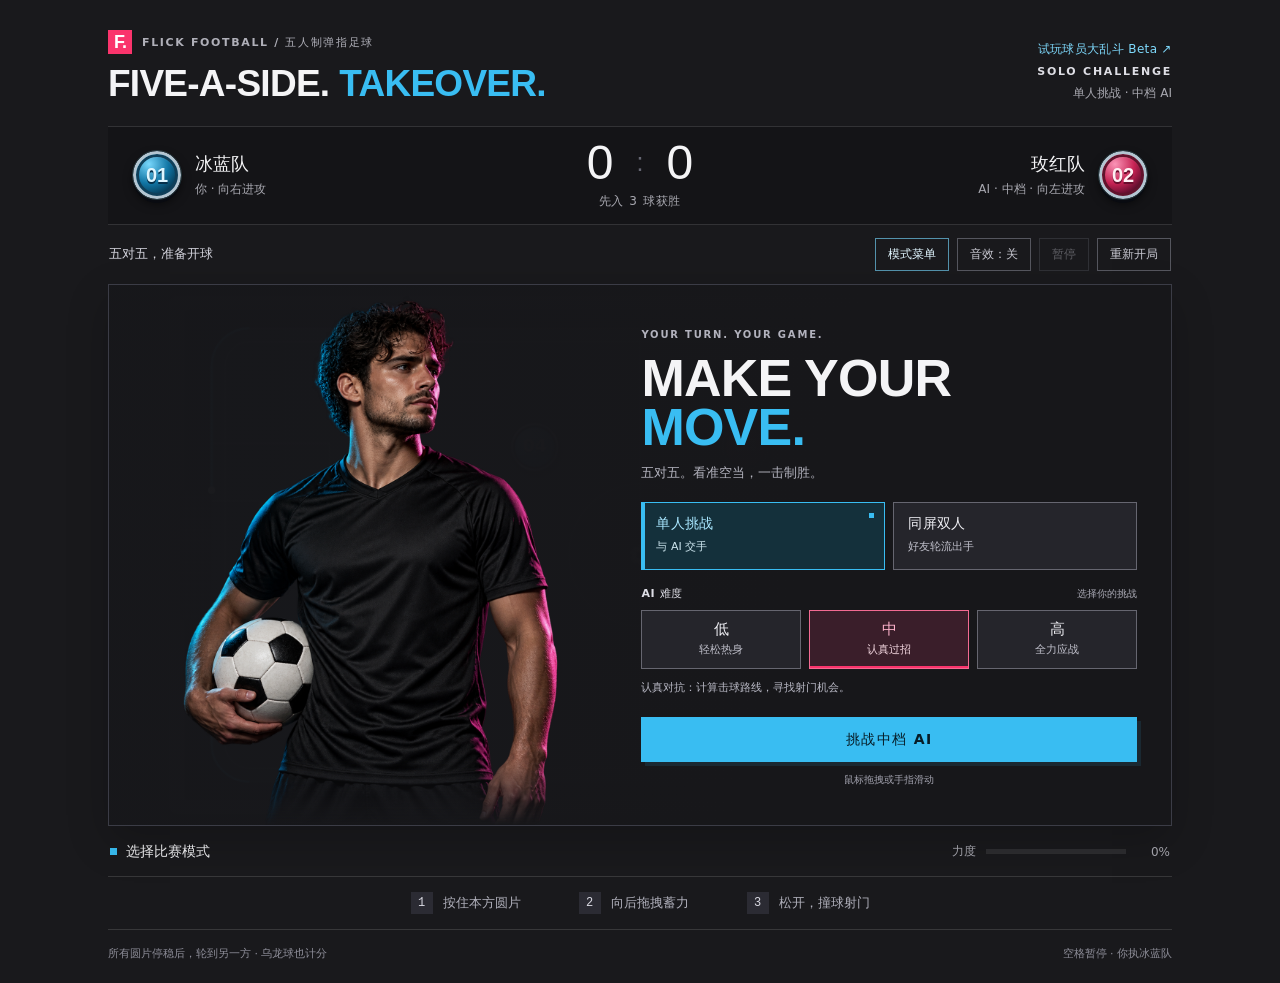
<file: index.html>
<!doctype html>
<html lang="zh-CN">
<head>
<meta charset="UTF-8"><meta name="viewport" content="width=device-width, initial-scale=1"><meta name="theme-color" content="#19191c">
<meta name="description" content="五对五弹指足球。单人挑战三档 AI，或与好友同屏对战。拖拽蓄力，用走位与反弹赢下比赛。">
<title>弹指足球 · 单人挑战与双人对战</title>
<link rel="icon" type="image/svg+xml" href="data:image/svg+xml,%3Csvg xmlns='http://www.w3.org/2000/svg' viewBox='0 0 32 32'%3E%3Crect width='32' height='32' rx='8' fill='%2319191c'/%3E%3Ccircle cx='11' cy='17' r='7' fill='%2339bdf2' stroke='%23fff5d7' stroke-width='2'/%3E%3Ccircle cx='24' cy='12' r='4' fill='%23fa346c'/%3E%3C/svg%3E">
<link rel="stylesheet" href="style.css?v=solo-ai-2-beta-entry">
</head>
<body>
<main class="game-shell">
<header class="masthead"><div><div class="eyebrow"><b>F.</b> FLICK FOOTBALL / 五人制弹指足球</div><h1>FIVE-A-SIDE.<em>TAKEOVER.</em></h1></div><div class="match-label"><a href="beta/" class="beta-entry">试玩球员大乱斗 Beta ↗</a><b id="matchType">AI CHALLENGE</b><span id="matchInfo">单人挑战 · 各五枚棋子</span></div></header>
<section class="scoreboard" aria-label="比赛比分">
<div class="team team-green" id="team0"><span class="team-number">01</span><div><div class="team-name">冰蓝队</div><div class="team-meta" id="team0Meta">你 · 向右进攻</div></div></div>
<div class="score-center"><div class="score"><span id="score0">0</span><span class="score-separator">:</span><span id="score1">0</span></div><span class="race">先入 3 球获胜</span></div>
<div class="team team-gold" id="team1"><div><div class="team-name">玫红队</div><div class="team-meta" id="team1Meta">AI · 向左进攻</div></div><span class="team-number">02</span></div>
</section>
<div class="match-toolbar"><div class="match-status" id="status" aria-live="polite">五对五，准备开球</div><div class="toolbar-actions"><button id="menu" type="button">模式菜单</button><button id="sound" type="button" aria-pressed="false">音效：关</button><button id="pause" type="button" disabled>暂停</button><button id="restart" type="button">重新开局</button></div></div>
<section class="arena show-menu" aria-label="弹指足球球场">
<canvas id="pitch" width="1080" height="600" role="img" aria-label="每队五个圆形棋子。按住本方棋子向后拖动，松开弹射，撞白球进入对方球门。">请用新版浏览器打开游戏。</canvas>
<div class="overlay is-menu" id="overlay"><img class="athlete" src="assets/athlete.png" alt=""><div class="overlay-content"><span class="overlay-kicker" id="overlayKicker">YOUR TURN. YOUR GAME.</span><h2 id="overlayTitle">MAKE YOUR<em>MOVE.</em></h2><p id="overlayText">五对五。看准空当，一击制胜。</p>
<div class="menu-options" id="menuOptions">
  <div class="mode-options" role="group" aria-label="比赛模式">
    <button class="mode-option" id="modeSingle" type="button" aria-pressed="true"><strong>单人挑战</strong><span>与 AI 交手</span></button>
    <button class="mode-option" id="modeMulti" type="button" aria-pressed="false"><strong>同屏双人</strong><span>好友轮流出手</span></button>
  </div>
  <div class="difficulty-options" id="difficultyOptions" role="group" aria-label="AI 难度">
    <div class="menu-label">AI 难度<span>选择你的挑战</span></div>
    <div class="difficulty-buttons">
      <button class="difficulty-option" id="difficultyLow" type="button" aria-pressed="false"><strong>低</strong><span>轻松热身</span></button>
      <button class="difficulty-option" id="difficultyMedium" type="button" aria-pressed="true"><strong>中</strong><span>认真过招</span></button>
      <button class="difficulty-option" id="difficultyHigh" type="button" aria-pressed="false"><strong>高</strong><span>全力应战</span></button>
    </div>
    <p id="difficultyHelp" class="difficulty-help" aria-live="polite">攻守兼顾，适合来一场势均力敌的较量。</p>
  </div>
</div>
<button type="button" id="start" class="start-button">开始对战</button><button type="button" id="resumeMatch" class="resume-match" hidden>继续当前比赛</button><span class="start-hint">鼠标拖拽或手指滑动</span></div></div>
<div class="goal-call" id="goalCall" aria-hidden="true"><span id="goalTeam"></span><strong>进球！</strong></div>
</section>
<div class="shot-bar"><div class="turn-chip" id="turnChip"><span id="turnDot"></span><strong id="turnText">冰蓝队先手</strong></div><div class="power-label">力度 <div class="power-track" role="progressbar" aria-label="击球力度" aria-valuemin="0" aria-valuemax="100" aria-valuenow="0" id="powerTrack"><div id="powerFill"></div></div><span id="powerValue">0%</span></div></div>
<section class="instructions" aria-label="玩法"><div><b>1</b><span>按住本方圆片</span></div><div><b>2</b><span>向后拖拽蓄力</span></div><div><b>3</b><span>松开，撞球射门</span></div></section>
<footer><span>所有圆片停稳后，轮到另一方 · 乌龙球也计分</span><span id="footerMode">空格暂停 · 单人挑战</span></footer>
</main>
<script src="physics.js?v=rounded-1"></script>
<script src="ai.js?v=solo-ai-2"></script>
<script src="game.js?v=rounded-1"></script>
</body>
</html>
</file>
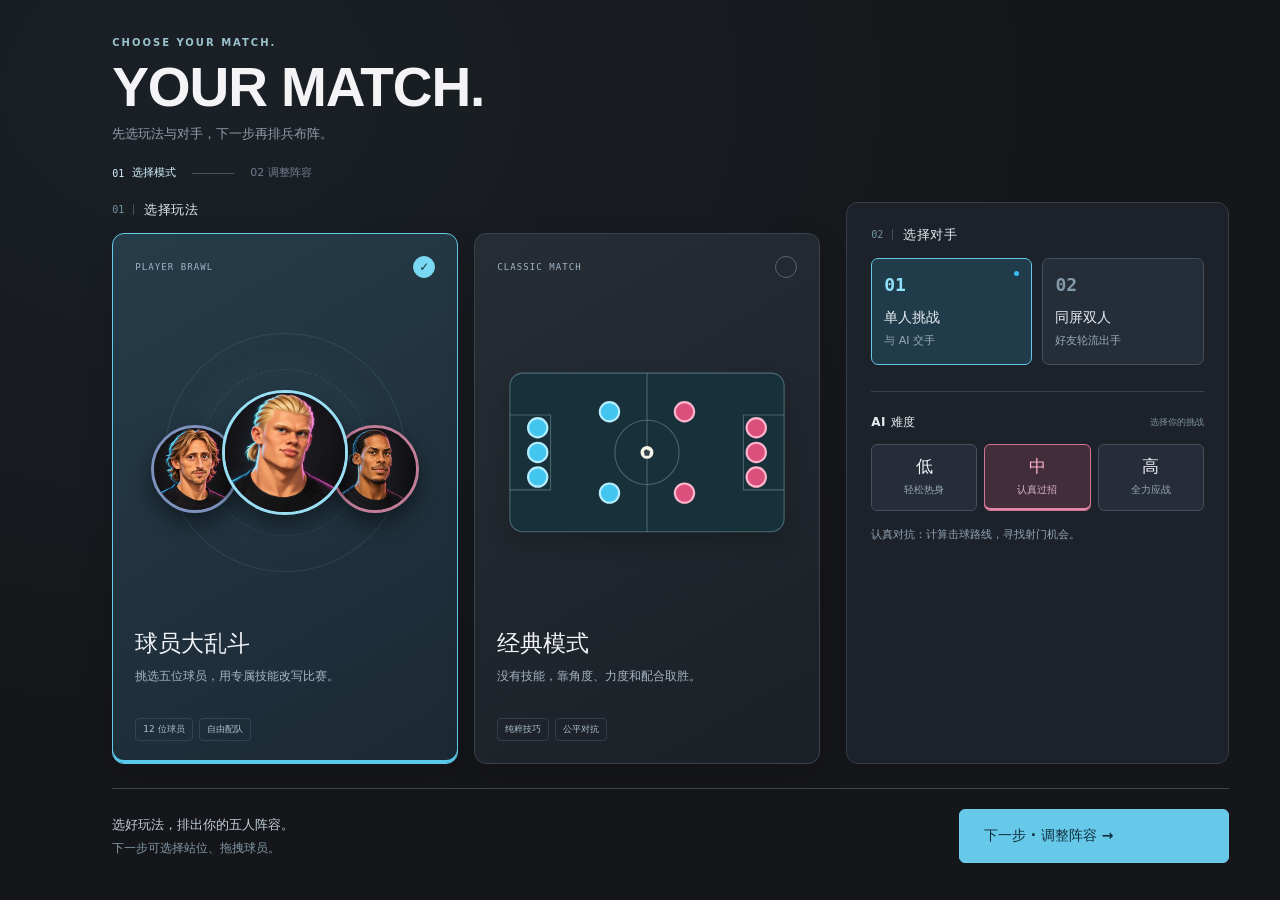
<file: beta/index.html>
<!doctype html>
<html lang="zh-CN">
<head>
<meta charset="UTF-8"><meta name="viewport" content="width=device-width, initial-scale=1"><meta name="theme-color" content="#141417">
<meta name="description" content="弹指足球 Beta：从 12 位特色球员中挑选五人阵容，挑战三档 AI，或与朋友同屏对战。经典模式与球员大乱斗，自由选择。">
<title>弹指足球 Beta · 球员大乱斗</title>
<link rel="icon" type="image/svg+xml" href="data:image/svg+xml,%3Csvg xmlns='http://www.w3.org/2000/svg' viewBox='0 0 32 32'%3E%3Crect width='32' height='32' rx='8' fill='%2319191c'/%3E%3Ccircle cx='11' cy='17' r='7' fill='%2339bdf2' stroke='%23fff5d7' stroke-width='2'/%3E%3Ccircle cx='24' cy='12' r='4' fill='%23fa346c'/%3E%3C/svg%3E">
<link rel="stylesheet" href="style.css?v=beta-3">
<link rel="stylesheet" href="menu.css?v=menu-4">
</head>
<body>
<main class="game-shell">
<header class="masthead"><div><div class="eyebrow"><b>F.</b> FLICK FOOTBALL <span class="beta-badge">BETA 0.1.1</span></div><h1>FIVE-A-SIDE.<em>TAKEOVER.</em></h1></div><div class="match-label"><a class="stable-link" href="../">返回正式版 <span aria-hidden="true">↗</span></a><b id="matchType">PLAYER BRAWL</b><span id="matchInfo">球员大乱斗 · 自选五人阵容</span></div></header>
<section class="scoreboard" aria-label="比赛比分">
<div class="team team-green" id="team0"><span class="team-number">01</span><div><div class="team-name">冰蓝队</div><div class="team-meta" id="team0Meta">你 · 向右进攻</div></div></div>
<div class="score-center"><div class="score"><span id="score0">0</span><span class="score-separator">:</span><span id="score1">0</span></div><span class="race">先入 3 球获胜</span></div>
<div class="team team-gold" id="team1"><div><div class="team-name">玫红队</div><div class="team-meta" id="team1Meta">AI · 向左进攻</div></div><span class="team-number">02</span></div>
</section>
<div class="match-toolbar"><div class="match-status" id="status" aria-live="polite">选好五位球员，准备开球</div><div class="toolbar-actions"><button id="menu" type="button">模式菜单</button><button id="sound" type="button" aria-pressed="false">音效：关</button><button id="pause" type="button" disabled>暂停</button><button id="restart" type="button">重新开局</button></div></div>
<div class="brawl-status" id="brawlStatus" hidden></div>
<section class="arena show-menu" aria-label="弹指足球球场">
<canvas id="pitch" width="1080" height="600" role="img" aria-label="每队五位球员。按住本方圆片向后拖动，松开弹射，撞白球进入对方球门。">请用新版浏览器打开游戏。</canvas>
<div class="overlay is-menu" id="overlay">
<img class="athlete" src="../assets/athlete.png" alt="">
<div class="overlay-content" data-menu-step="mode">
<div class="menu-intro"><span class="overlay-kicker" id="overlayKicker">CHOOSE YOUR MATCH.</span><h2 id="overlayTitle">YOUR MATCH.</h2><p id="overlayText">先选玩法与对手，再到阵型图安排五人首发。</p></div>
<div class="menu-options" id="menuOptions">
<nav class="menu-progress" aria-label="开赛步骤"><span id="menuProgressMode" aria-current="step"><b>01</b> 选择模式</span><i aria-hidden="true"></i><span id="menuProgressLineup"><b>02</b> 调整阵容</span></nav>
<section id="menuStepMode" class="menu-step mode-step" aria-label="第一步，选择比赛模式">
<div class="match-setup">
  <section class="setup-block" aria-labelledby="ruleLabel">
    <div class="menu-label" id="ruleLabel"><span class="section-index">01</span>选择玩法</div>
    <div class="rule-options" role="group" aria-label="玩法规则">
      <button class="rule-option" id="ruleBrawl" type="button" aria-pressed="true">
        <span class="mode-card-top"><span>PLAYER BRAWL</span><span class="choice-mark" aria-hidden="true">✓</span></span>
        <span class="mode-card-art brawl-art" aria-hidden="true"><span class="art-orbit"></span><img class="art-player art-player-left" src="assets/players/modi.png" alt=""><img class="art-player art-player-right" src="assets/players/fandui.png" alt=""><img class="art-player art-player-main" src="assets/players/haaland.png" alt=""></span>
        <span class="mode-card-copy"><strong>球员大乱斗</strong><small>挑选五位球员，用专属技能改写比赛。</small><span class="mode-card-tags"><span>12 位球员</span><span>自由配队</span></span></span>
      </button>
      <button class="rule-option" id="ruleClassic" type="button" aria-pressed="false">
        <span class="mode-card-top"><span>CLASSIC MATCH</span><span class="choice-mark" aria-hidden="true">✓</span></span>
        <span class="mode-card-art classic-art" aria-hidden="true">
          <svg viewBox="0 0 280 180" fill="none"><rect x="12" y="16" width="256" height="148" rx="12" fill="#183039" stroke="#6a98a3" stroke-opacity=".6"/><path d="M140 16v148M12 55h38v70H12m256-70h-38v70h38" stroke="#91b6bc" stroke-opacity=".4"/><circle cx="140" cy="90" r="30" stroke="#91b6bc" stroke-opacity=".4"/><g fill="#42c5ee" stroke="#b5edff" stroke-width="2"><circle cx="38" cy="67" r="9"/><circle cx="38" cy="90" r="9"/><circle cx="38" cy="113" r="9"/><circle cx="105" cy="52" r="9"/><circle cx="105" cy="128" r="9"/></g><g fill="#db4f7c" stroke="#ffb5cb" stroke-width="2"><circle cx="242" cy="67" r="9"/><circle cx="242" cy="90" r="9"/><circle cx="242" cy="113" r="9"/><circle cx="175" cy="52" r="9"/><circle cx="175" cy="128" r="9"/></g><circle cx="140" cy="90" r="6" fill="#f4f4e9"/><path d="M139 87l4 2-1 4h-4l-1-4z" fill="#35434c"/></svg>
        </span>
        <span class="mode-card-copy"><strong>经典模式</strong><small>没有技能，靠角度、力度和配合取胜。</small><span class="mode-card-tags"><span>纯粹技巧</span><span>公平对抗</span></span></span>
      </button>
    </div>
  </section>
  <section class="setup-block opponent-panel" aria-labelledby="opponentLabel">
    <div class="menu-label" id="opponentLabel"><span class="section-index">02</span>选择对手</div>
    <div class="mode-options" role="group" aria-label="对战人数">
      <button class="mode-option" id="modeSingle" type="button" aria-pressed="true"><span class="opponent-icon" aria-hidden="true">01</span><strong>单人挑战</strong><span>与 AI 交手</span></button>
      <button class="mode-option" id="modeMulti" type="button" aria-pressed="false"><span class="opponent-icon" aria-hidden="true">02</span><strong>同屏双人</strong><span>好友轮流出手</span></button>
    </div>
    <div class="difficulty-options" id="difficultyOptions" role="group" aria-label="AI 难度">
      <div class="menu-label difficulty-label">AI 难度<span>选择你的挑战</span></div>
      <div class="difficulty-buttons">
        <button class="difficulty-option" id="difficultyLow" type="button" aria-pressed="false"><strong>低</strong><span>轻松热身</span></button>
        <button class="difficulty-option" id="difficultyMedium" type="button" aria-pressed="true"><strong>中</strong><span>认真过招</span></button>
        <button class="difficulty-option" id="difficultyHigh" type="button" aria-pressed="false"><strong>高</strong><span>全力应战</span></button>
      </div>
      <p id="difficultyHelp" class="difficulty-help" aria-live="polite">攻守兼顾，适合来一场势均力敌的较量。</p>
    </div>
  </section>
</div>

<div class="mode-step-footer"><p><strong>选好玩法，排出你的五人阵容。</strong><span>下一步可选择站位、拖拽球员。</span></p><button id="draftNext" type="button" class="next-step-button">下一步 · 调整阵容 <span aria-hidden="true">→</span></button></div>
</section>
<section id="menuStepLineup" class="menu-step lineup-step" aria-label="第二步，调整阵容" hidden>
<div class="lineup-step-heading"><button type="button" id="draftBack" class="back-step-button">← 返回模式选择</button><span id="draftSettingsSummary" class="settings-summary"></span></div>
<section class="roster-setup" id="rosterSetup" aria-labelledby="rosterHeading">
  <div class="roster-heading"><div><span class="formation-kicker">YOUR STARTING FIVE</span><h3 id="rosterHeading">排出你的五人阵容</h3></div><span class="library-count" id="libraryCount">12 <small>位球员</small></span></div>
  <div class="lineup-workspace">
  <div class="formation-panel">
    <div class="draft-team-tabs" role="group" aria-label="编辑哪支球队的阵容"><button id="draftTeam0" type="button" aria-pressed="true">冰蓝队<span>阵容 01</span></button><button id="draftTeam1" type="button" aria-pressed="false">玫红队<span>阵容 02</span></button></div>
    <div id="draftFormationOptions" class="formation-options" role="group" aria-label="选择开场阵型"></div>
    <div class="formation-meta"><span id="formationLabel">1 后场 · 2 中场 · 2 前锋</span><span id="formationDirection">向右进攻 →</span></div>
    <div class="formation-board" id="formationBoard" aria-label="本方半场阵型示意">
      <div class="formation-markings" aria-hidden="true"><i class="formation-center-line"></i><i class="formation-center-circle"></i><i class="formation-box"></i><i class="formation-goal"></i></div>
      <div class="draft-slots" id="draftSlots" role="group" aria-label="在阵型图上选择或拖入球员"></div>
    </div>
    <div id="draftSlotLegend" class="position-legend" role="group" aria-label="选择位置与查看球员职业"></div>
    <p class="draft-hint" id="draftHint" aria-live="polite">将球员头像拖到场上位置；也可先点位置，再点球员卡。</p>
    <div id="selectedPlayerDetail" class="selected-player-detail" aria-live="polite"></div>
    <p id="classicFormationNote" class="classic-formation-note" hidden>经典模式使用统一圆片。位置仅表示开场站位，没有职业限制或特殊技能。</p>
  </div>
  <div class="library-panel" id="draftLibraryPanel">
    <div class="library-title"><span>球员库</span><small>同队不重复 · 两队可选相同球员</small></div>
    <div id="draftRoleFilters" class="role-filters" role="group" aria-label="按位置筛选球员"></div>
    <div class="player-library" id="playerLibrary"></div>
    <p class="library-help">拖头像到位置，或点卡片替换当前球员。选择同队已有球员会交换位置。</p>
  </div>
  </div>
</section>
</section>
</div>
<div class="menu-actions"><div class="start-actions"><button type="button" id="start" class="start-button" hidden>阵容就绪 · 开始对战 <span aria-hidden="true">↗</span></button><button type="button" id="resumeMatch" class="resume-match" hidden>继续当前比赛</button></div><span class="start-hint">按住圆片向后拖拽，松开出手<br>鼠标与触屏均可游玩</span></div>
</div></div>
<div id="skillToast" class="skill-toast" aria-live="polite" hidden></div>
<div class="goal-call" id="goalCall" aria-hidden="true"><span id="goalTeam"></span><strong>进球！</strong></div>
</section>
<div class="shot-bar"><div class="turn-chip" id="turnChip"><span id="turnDot"></span><strong id="turnText">冰蓝队先手</strong></div><div class="power-label">力度 <div class="power-track" role="progressbar" aria-label="击球力度" aria-valuemin="0" aria-valuemax="100" aria-valuenow="0" id="powerTrack"><div id="powerFill"></div></div><span id="powerValue">0%</span></div></div>
<div id="rosterStrip" class="roster-strip" aria-label="在场球员状态" hidden></div>
<div id="skillFeed" class="skill-feed" aria-label="技能触发记录" aria-live="polite" hidden></div>
<section class="instructions" aria-label="玩法"><div><b>1</b><span>按住本方圆片</span></div><div><b>2</b><span>向后拖拽蓄力</span></div><div><b>3</b><span>松开，撞球射门</span></div></section>
<footer><span>所有圆片停稳后，轮到另一方 · 乌龙球也计分</span><span id="footerMode">空格暂停 · 单人挑战</span></footer>
</main>
<script src="roster.js?v=beta-3"></script>
<script src="physics.js?v=beta-3"></script>
<script src="skills.js?v=beta-3"></script>
<script src="ai.js?v=beta-3"></script>
<script src="draft.js?v=menu-4"></script>
<script src="game.js?v=menu-4"></script>
</body>
</html>
</file>
<file: style.css>
:root{color-scheme:dark;--bg:#19191c;--cream:#f4f4f6;--gold:#fa346c;--green:#39bdf2;--muted:#a8a8b0;--line:#ffffff21;font-family:Inter,"PingFang SC","Microsoft YaHei",system-ui,sans-serif;font-synthesis:none}*{box-sizing:border-box}body{margin:0;color:var(--cream);background:var(--bg);min-height:100vh}button{font:inherit;cursor:pointer}button:focus-visible{outline:3px solid var(--green);outline-offset:4px}button:disabled{opacity:.38;cursor:default}.game-shell{width:min(1120px,100%);margin:auto;padding:26px 28px 20px}.masthead{display:flex;justify-content:space-between;align-items:flex-end;margin-bottom:24px;gap:24px}.eyebrow{display:flex;align-items:center;gap:10px;font-size:11px;font-weight:700;letter-spacing:.15em;color:#b0b0b9;margin-bottom:12px}.eyebrow>b{display:grid;place-items:center;width:24px;height:24px;background:var(--gold);font:900 18px Arial;color:white;letter-spacing:-.06em}h1{font-family:Impact,"Arial Narrow",sans-serif;font-stretch:condensed;font-weight:900;font-size:37px;line-height:.96;letter-spacing:-.02em;margin:0}h1 em{font-style:normal;color:var(--green);margin-left:10px}.match-label{text-align:right;display:flex;flex-direction:column;gap:7px;font-size:12px;color:var(--muted)}.match-label b{font-size:11px;letter-spacing:.16em;color:#dedee5}.scoreboard{display:grid;grid-template-columns:1fr auto 1fr;gap:24px;align-items:center;padding:14px 25px;background:#141417;border-top:1px solid var(--line);border-bottom:1px solid var(--line)}.team{display:flex;align-items:center;gap:14px;transition:opacity .15s}.team-gold{justify-content:flex-end;text-align:right}.team.inactive{opacity:.45}.team-number{display:grid;place-items:center;flex-shrink:0;width:48px;height:48px;border-radius:50%;font:900 20px Impact,"Arial Narrow",sans-serif;color:#dff6ff;border:3px solid #b4c6d2;outline:1px solid #27383e;background:radial-gradient(circle at 31% 24%,#78d7fc,#1175a4 45%,#073a55 75%);box-shadow:inset 0 0 0 3px #103f59,inset 0 2px 3px #fff6,0 4px 0 #090b11,0 5px 10px #0008;text-shadow:0 2px #05304b}.team-gold .team-number{background:radial-gradient(circle at 31% 24%,#fa93b6,#c62253 45%,#590d2c 75%);box-shadow:inset 0 0 0 3px #61132c,inset 0 2px 3px #fff6,0 4px 0 #090b11,0 5px 10px #0008;color:#fff0f4;text-shadow:0 2px #690d2c}.team-name{font-weight:750;font-size:18px}.team-meta{font-size:12px;color:var(--muted);margin-top:5px}.score-center{text-align:center}.score{display:flex;align-items:center;gap:23px;font:48px/.9 Impact,"Arial Narrow",sans-serif;min-width:130px;justify-content:center;font-variant-numeric:tabular-nums}.score-separator{color:#666773;font:25px Arial}.race{display:block;margin-top:9px;color:var(--muted);font-size:12px;letter-spacing:.08em}.match-toolbar{display:flex;justify-content:space-between;align-items:center;gap:10px;padding:13px 1px}.match-status{font-size:13px;font-weight:500;color:#d3d3dc}.toolbar-actions{display:flex;gap:8px}.toolbar-actions button{font-size:12px;border:1px solid #55565e;background:transparent;color:#c9c9d2;border-radius:0;padding:7px 12px}.toolbar-actions button:hover:not(:disabled){color:#fff;border-color:#e8e8ee}.arena{position:relative;line-height:0;overflow:hidden;border:1px solid #3b3c46;box-shadow:0 15px 40px #0003;background:#141a23;cursor:default}canvas{display:block;width:100%;height:auto;aspect-ratio:1.8;touch-action:none;user-select:none;-webkit-user-select:none}.overlay{position:absolute;inset:0;display:flex;align-items:center;justify-content:flex-end;background:#17171aec;line-height:1.25;overflow:hidden}.overlay[hidden]{display:none}.athlete{position:absolute;left:6%;bottom:-7%;height:106%;width:48%;object-fit:contain;object-position:bottom;pointer-events:none;mask-image:linear-gradient(to top,transparent,black 13%);-webkit-mask-image:linear-gradient(to top,transparent,black 13%)}.overlay-content{position:relative;z-index:1;width:48%;padding:20px 20px 20px 0}.overlay-kicker{font-size:10px;letter-spacing:.18em;color:#b2b2bd;font-weight:700}.overlay h2{font:700 clamp(34px,4.7vw,61px)/.96 Impact,"Arial Narrow",sans-serif;letter-spacing:-.015em;margin:15px 0 12px;white-space:normal}.overlay h2 em{display:block;font-style:normal;color:var(--green)}.overlay p{font-size:14px;color:#b3b3be;margin:0 0 28px;line-height:1.6}.start-button{display:block;min-width:178px;padding:13px 26px;color:#fff;border:1px solid #d7d7de;border-radius:0;background:transparent;font-size:14px;letter-spacing:.11em;font-weight:700;box-shadow:4px 4px 0 #ffffff17}.start-button:hover{background:var(--gold);border-color:var(--gold)}.start-button:active{transform:translate(2px,2px);box-shadow:2px 2px 0 #ffffff17}.start-hint{display:block;color:#8f8f9a;font-size:11px;margin-top:14px}.goal-call{position:absolute;inset:0;display:flex;flex-direction:column;align-items:center;justify-content:center;pointer-events:none;line-height:1.4;background:#080b1670;opacity:0;transition:opacity .15s;text-shadow:0 3px 25px #000}.goal-call.show{opacity:1}.goal-call span{color:var(--cream);font-size:18px;font-weight:700;letter-spacing:.2em}.goal-call strong{color:var(--gold);font-size:64px;font-weight:900}.shot-bar{display:flex;justify-content:space-between;align-items:center;gap:16px;padding:17px 2px 15px}.turn-chip{display:flex;align-items:center;gap:9px;font-size:14px}.turn-chip>span{width:7px;height:7px;background:var(--green)}.power-label{display:flex;align-items:center;gap:10px;color:var(--muted);font-size:12px}.power-track{width:140px;height:5px;background:#ffffff16;overflow:hidden}.power-track>div{height:100%;width:0%;background:linear-gradient(90deg,var(--green),#936bd7,var(--gold))}.power-label>span{width:34px;text-align:right;font-variant-numeric:tabular-nums}.instructions{display:flex;justify-content:center;gap:58px;padding:15px 10px;border-top:1px solid var(--line);border-bottom:1px solid var(--line)}.instructions>div{display:flex;align-items:center;gap:10px;font-size:13px;color:#b0b0bb}.instructions b{font:12px ui-monospace,monospace;width:22px;height:22px;display:grid;place-items:center;background:#2b2b33;color:#d9d9e2}footer{display:flex;justify-content:space-between;gap:12px;color:#8e8e99;font-size:11px;margin-top:15px;line-height:1.7}
@media(min-width:1200px){.game-shell{padding-top:30px}}@media(max-width:650px){.game-shell{padding:19px 12px}.masthead{margin-bottom:20px}.eyebrow{font-size:9px;letter-spacing:.08em;gap:8px;margin-bottom:10px}h1{font-size:29px}h1 em{display:block;margin:3px 0 0}.match-label{font-size:10px;gap:5px}.match-label b{font-size:10px;letter-spacing:.08em}.scoreboard{padding:14px 10px;gap:10px}.team{gap:8px}.team-number{width:36px;height:36px;font-size:17px;border-width:2px}.team-name{font-size:14px}.team-meta{font-size:10px}.score{font-size:37px;gap:13px;min-width:86px}.race{font-size:10px;letter-spacing:0}.match-toolbar{flex-wrap:wrap;padding:11px 0}.match-status{font-size:11px}.toolbar-actions{gap:5px}.toolbar-actions button{font-size:11px;padding:7px 8px}.overlay-content{width:50%;padding:10px 8px 10px 0}.athlete{left:0%;width:51%;height:99%;bottom:-5%}.overlay-kicker{font-size:7px;letter-spacing:.1em}.overlay h2{font-size:clamp(21px,6vw,36px);margin:8px 0}.overlay p{font-size:10px;margin-bottom:13px}.start-button{font-size:11px;padding:9px 17px;min-width:126px;letter-spacing:.06em}.start-hint{font-size:9px;margin-top:10px}.shot-bar{padding:14px 0 12px;gap:8px}.turn-chip{font-size:12px;gap:6px}.power-label{font-size:11px;gap:6px}.power-track{width:75px}.power-label>span{width:29px}.instructions{gap:14px;justify-content:space-between;padding:12px 9px}.instructions>div{flex-direction:column;gap:6px;text-align:center;font-size:11px}.instructions b{width:21px;height:21px}footer{font-size:10px;flex-wrap:wrap;margin-top:13px}.goal-call strong{font-size:44px}}@media(max-width:380px){.team-number{display:none}.team-name{font-size:13px}.scoreboard{gap:7px}.score{font-size:31px;min-width:76px}.overlay-kicker,.overlay p,.start-hint{display:none}.overlay h2{margin:0 0 12px}.start-button{padding:8px 9px;min-width:110px}.power-track{width:49px}}@media(prefers-reduced-motion:reduce){*{transition:none!important}}

/* Mode menu: the arena grows with the controls, including on small phones. */
[hidden]{display:none!important}
.toolbar-actions{flex-wrap:wrap}
.toolbar-actions #menu{color:#e1f6ff;border-color:#5392ac}
.arena.show-menu{min-height:540px}
.show-menu>canvas{position:absolute;inset:0;height:100%;object-fit:contain;opacity:.25}
.overlay.is-menu{position:relative;inset:auto;min-height:540px;overflow:visible;background:linear-gradient(105deg,#17171af0 26%,#17171a 64%)}
.is-menu .athlete{left:0;bottom:0;width:49%;height:98%;object-position:bottom}
.is-menu .overlay-content{width:51%;padding:30px 34px 30px 12px;max-width:570px}
.is-menu h2{font-size:clamp(36px,4.1vw,52px);margin:11px 0 10px}
.is-menu #overlayText{font-size:13px;margin-bottom:18px}
.menu-options{display:grid;gap:17px;margin-bottom:20px}
.mode-options,.difficulty-buttons{display:grid;gap:8px}
.mode-options{grid-template-columns:repeat(2,minmax(0,1fr))}
.mode-option,.difficulty-option{position:relative;color:#f0f0f5;background:#27272ee8;border:1px solid #666670;border-radius:0;min-width:0;transition:background .15s,border-color .15s}
.mode-option{display:flex;flex-direction:column;gap:6px;align-items:flex-start;padding:12px 14px;text-align:left;min-height:68px}
.mode-option strong{font-size:14px;font-weight:750;letter-spacing:.025em}
.mode-option span,.difficulty-option span{font-size:11px;color:#c0c0cb;line-height:1.4}
.mode-option:hover,.difficulty-option:hover{border-color:#d9d9e4;background:#32323a}
.mode-option[aria-pressed=true]{border-color:var(--green);background:#14303b;box-shadow:inset 3px 0 var(--green)}
.mode-option[aria-pressed=true] strong{color:#a9e7ff}
.mode-option[aria-pressed=true] span{color:#d0e8f1}
.mode-option[aria-pressed=true]:after{content:"";position:absolute;right:10px;top:10px;width:5px;height:5px;background:var(--green)}
.menu-label{display:flex;justify-content:space-between;gap:8px;align-items:center;font-size:11px;font-weight:700;color:#dedee6;margin-bottom:9px;letter-spacing:.06em}
.menu-label span{font-size:10px;font-weight:400;color:#a9a9b4;letter-spacing:0}
.difficulty-buttons{grid-template-columns:repeat(3,minmax(0,1fr))}
.difficulty-option{display:flex;flex-direction:column;align-items:center;justify-content:center;gap:5px;padding:10px 4px;min-height:59px}
.difficulty-option strong{font-size:15px;line-height:1.1}
.difficulty-option[aria-pressed=true]{border-color:#f36a92;background:#3a1e2a;box-shadow:inset 0 -2px #fa346c}
.difficulty-option[aria-pressed=true] strong{color:#ffb3cc}
.difficulty-option[aria-pressed=true] span{color:#f1d5de}
.overlay p.difficulty-help{font-size:11px;color:#b9b9c5;line-height:1.55;margin:10px 0 0;min-height:18px}
.is-menu .start-button{width:100%;padding:13px 20px;background:var(--green);border-color:var(--green);color:#071d27;box-shadow:4px 4px 0 #39bdf21c;letter-spacing:.1em}
.is-menu .start-button:hover{background:#7ed9fc;border-color:#7ed9fc}
.resume-match{display:block;width:100%;min-height:38px;padding:10px 16px;margin-top:9px;background:transparent;border:1px solid #6b6b76;color:#ededf4;font-size:12px}
.resume-match:hover{background:#ffffff0d;border-color:#e1e1ea}
.is-menu .start-hint{margin-top:12px;font-size:10px;color:#a2a2ae;text-align:center}
@media(max-width:800px) and (min-width:651px){.is-menu .overlay-content{width:55%;padding-right:22px}.is-menu .athlete{left:-7%;width:55%}.mode-option{padding:11px 10px}.mode-option strong{font-size:13px}.difficulty-option span{font-size:10px}}
@media(max-width:650px){
  .arena.show-menu{min-height:500px}
  .overlay.is-menu{min-height:500px;justify-content:center;background:#17171a}
  .is-menu .athlete{left:34%;bottom:0;width:80%;height:100%;opacity:.2}
  .is-menu .overlay-content{width:100%;max-width:430px;padding:24px 22px;background:linear-gradient(100deg,#17171ab8,#17171a35)}
  .is-menu .overlay-kicker{display:block;font-size:9px;letter-spacing:.13em}
  .is-menu h2{font-size:35px;margin:10px 0}
  .is-menu #overlayText{display:block;font-size:12px;margin-bottom:17px}
  .menu-options{gap:15px;margin-bottom:19px}
  .mode-option{min-height:64px;padding:11px 12px}
  .mode-option strong{font-size:14px}
  .difficulty-option{min-height:59px}
  .overlay p.difficulty-help{display:block;font-size:11px;min-height:17px;margin-top:9px}
  .is-menu .start-button{font-size:13px;min-height:44px}
  .is-menu .start-hint{display:block}
}
@media(max-width:380px){
  .is-menu .overlay-content{padding:21px 16px}
  .is-menu h2{font-size:32px;margin:9px 0}
  .is-menu #overlayText{font-size:11px;margin-bottom:15px}
  .menu-options{gap:13px;margin-bottom:17px}
  .mode-option{padding:11px 10px;min-height:62px}
  .mode-option strong{font-size:13px}
  .mode-option span,.difficulty-option span{font-size:10px}
  .difficulty-option{min-height:57px}
  .overlay p.difficulty-help{font-size:10px;min-height:31px}
  .toolbar-actions{width:100%;justify-content:space-between;gap:4px}
  .toolbar-actions button{padding:7px 6px;font-size:10px}
}

.beta-entry{color:#7ed9fc;text-decoration:none;font-size:12px;letter-spacing:.03em}.beta-entry:hover{text-decoration:underline}
</file>
<file: beta/style.css>
:root{color-scheme:dark;--bg:#19191c;--cream:#f4f4f6;--gold:#fa346c;--green:#39bdf2;--muted:#a8a8b0;--line:#ffffff21;font-family:Inter,"PingFang SC","Microsoft YaHei",system-ui,sans-serif;font-synthesis:none}*{box-sizing:border-box}body{margin:0;color:var(--cream);background:var(--bg);min-height:100vh}button{font:inherit;cursor:pointer}button:focus-visible{outline:3px solid var(--green);outline-offset:4px}button:disabled{opacity:.38;cursor:default}.game-shell{width:min(1120px,100%);margin:auto;padding:26px 28px 20px}.masthead{display:flex;justify-content:space-between;align-items:flex-end;margin-bottom:24px;gap:24px}.eyebrow{display:flex;align-items:center;gap:10px;font-size:11px;font-weight:700;letter-spacing:.15em;color:#b0b0b9;margin-bottom:12px}.eyebrow>b{display:grid;place-items:center;width:24px;height:24px;background:var(--gold);font:900 18px Arial;color:white;letter-spacing:-.06em}h1{font-family:Impact,"Arial Narrow",sans-serif;font-stretch:condensed;font-weight:900;font-size:37px;line-height:.96;letter-spacing:-.02em;margin:0}h1 em{font-style:normal;color:var(--green);margin-left:10px}.match-label{text-align:right;display:flex;flex-direction:column;gap:7px;font-size:12px;color:var(--muted)}.match-label b{font-size:11px;letter-spacing:.16em;color:#dedee5}.scoreboard{display:grid;grid-template-columns:1fr auto 1fr;gap:24px;align-items:center;padding:14px 25px;background:#141417;border-top:1px solid var(--line);border-bottom:1px solid var(--line)}.team{display:flex;align-items:center;gap:14px;transition:opacity .15s}.team-gold{justify-content:flex-end;text-align:right}.team.inactive{opacity:.45}.team-number{display:grid;place-items:center;flex-shrink:0;width:48px;height:48px;border-radius:50%;font:900 20px Impact,"Arial Narrow",sans-serif;color:#dff6ff;border:3px solid #b4c6d2;outline:1px solid #27383e;background:radial-gradient(circle at 31% 24%,#78d7fc,#1175a4 45%,#073a55 75%);box-shadow:inset 0 0 0 3px #103f59,inset 0 2px 3px #fff6,0 4px 0 #090b11,0 5px 10px #0008;text-shadow:0 2px #05304b}.team-gold .team-number{background:radial-gradient(circle at 31% 24%,#fa93b6,#c62253 45%,#590d2c 75%);box-shadow:inset 0 0 0 3px #61132c,inset 0 2px 3px #fff6,0 4px 0 #090b11,0 5px 10px #0008;color:#fff0f4;text-shadow:0 2px #690d2c}.team-name{font-weight:750;font-size:18px}.team-meta{font-size:12px;color:var(--muted);margin-top:5px}.score-center{text-align:center}.score{display:flex;align-items:center;gap:23px;font:48px/.9 Impact,"Arial Narrow",sans-serif;min-width:130px;justify-content:center;font-variant-numeric:tabular-nums}.score-separator{color:#666773;font:25px Arial}.race{display:block;margin-top:9px;color:var(--muted);font-size:12px;letter-spacing:.08em}.match-toolbar{display:flex;justify-content:space-between;align-items:center;gap:10px;padding:13px 1px}.match-status{font-size:13px;font-weight:500;color:#d3d3dc}.toolbar-actions{display:flex;gap:8px}.toolbar-actions button{font-size:12px;border:1px solid #55565e;background:transparent;color:#c9c9d2;border-radius:0;padding:7px 12px}.toolbar-actions button:hover:not(:disabled){color:#fff;border-color:#e8e8ee}.arena{position:relative;line-height:0;overflow:hidden;border:1px solid #3b3c46;box-shadow:0 15px 40px #0003;background:#141a23;cursor:default}canvas{display:block;width:100%;height:auto;aspect-ratio:1.8;touch-action:none;user-select:none;-webkit-user-select:none}.overlay{position:absolute;inset:0;display:flex;align-items:center;justify-content:flex-end;background:#17171aec;line-height:1.25;overflow:hidden}.overlay[hidden]{display:none}.athlete{position:absolute;left:6%;bottom:-7%;height:106%;width:48%;object-fit:contain;object-position:bottom;pointer-events:none;mask-image:linear-gradient(to top,transparent,black 13%);-webkit-mask-image:linear-gradient(to top,transparent,black 13%)}.overlay-content{position:relative;z-index:1;width:48%;padding:20px 20px 20px 0}.overlay-kicker{font-size:10px;letter-spacing:.18em;color:#b2b2bd;font-weight:700}.overlay h2{font:700 clamp(34px,4.7vw,61px)/.96 Impact,"Arial Narrow",sans-serif;letter-spacing:-.015em;margin:15px 0 12px;white-space:normal}.overlay h2 em{display:block;font-style:normal;color:var(--green)}.overlay p{font-size:14px;color:#b3b3be;margin:0 0 28px;line-height:1.6}.start-button{display:block;min-width:178px;padding:13px 26px;color:#fff;border:1px solid #d7d7de;border-radius:0;background:transparent;font-size:14px;letter-spacing:.11em;font-weight:700;box-shadow:4px 4px 0 #ffffff17}.start-button:hover{background:var(--gold);border-color:var(--gold)}.start-button:active{transform:translate(2px,2px);box-shadow:2px 2px 0 #ffffff17}.start-hint{display:block;color:#8f8f9a;font-size:11px;margin-top:14px}.goal-call{position:absolute;inset:0;display:flex;flex-direction:column;align-items:center;justify-content:center;pointer-events:none;line-height:1.4;background:#080b1670;opacity:0;transition:opacity .15s;text-shadow:0 3px 25px #000}.goal-call.show{opacity:1}.goal-call span{color:var(--cream);font-size:18px;font-weight:700;letter-spacing:.2em}.goal-call strong{color:var(--gold);font-size:64px;font-weight:900}.shot-bar{display:flex;justify-content:space-between;align-items:center;gap:16px;padding:17px 2px 15px}.turn-chip{display:flex;align-items:center;gap:9px;font-size:14px}.turn-chip>span{width:7px;height:7px;background:var(--green)}.power-label{display:flex;align-items:center;gap:10px;color:var(--muted);font-size:12px}.power-track{width:140px;height:5px;background:#ffffff16;overflow:hidden}.power-track>div{height:100%;width:0%;background:linear-gradient(90deg,var(--green),#936bd7,var(--gold))}.power-label>span{width:34px;text-align:right;font-variant-numeric:tabular-nums}.instructions{display:flex;justify-content:center;gap:58px;padding:15px 10px;border-top:1px solid var(--line);border-bottom:1px solid var(--line)}.instructions>div{display:flex;align-items:center;gap:10px;font-size:13px;color:#b0b0bb}.instructions b{font:12px ui-monospace,monospace;width:22px;height:22px;display:grid;place-items:center;background:#2b2b33;color:#d9d9e2}footer{display:flex;justify-content:space-between;gap:12px;color:#8e8e99;font-size:11px;margin-top:15px;line-height:1.7}
@media(min-width:1200px){.game-shell{padding-top:30px}}@media(max-width:650px){.game-shell{padding:19px 12px}.masthead{margin-bottom:20px}.eyebrow{font-size:9px;letter-spacing:.08em;gap:8px;margin-bottom:10px}h1{font-size:29px}h1 em{display:block;margin:3px 0 0}.match-label{font-size:10px;gap:5px}.match-label b{font-size:10px;letter-spacing:.08em}.scoreboard{padding:14px 10px;gap:10px}.team{gap:8px}.team-number{width:36px;height:36px;font-size:17px;border-width:2px}.team-name{font-size:14px}.team-meta{font-size:10px}.score{font-size:37px;gap:13px;min-width:86px}.race{font-size:10px;letter-spacing:0}.match-toolbar{flex-wrap:wrap;padding:11px 0}.match-status{font-size:11px}.toolbar-actions{gap:5px}.toolbar-actions button{font-size:11px;padding:7px 8px}.overlay-content{width:50%;padding:10px 8px 10px 0}.athlete{left:0%;width:51%;height:99%;bottom:-5%}.overlay-kicker{font-size:7px;letter-spacing:.1em}.overlay h2{font-size:clamp(21px,6vw,36px);margin:8px 0}.overlay p{font-size:10px;margin-bottom:13px}.start-button{font-size:11px;padding:9px 17px;min-width:126px;letter-spacing:.06em}.start-hint{font-size:9px;margin-top:10px}.shot-bar{padding:14px 0 12px;gap:8px}.turn-chip{font-size:12px;gap:6px}.power-label{font-size:11px;gap:6px}.power-track{width:75px}.power-label>span{width:29px}.instructions{gap:14px;justify-content:space-between;padding:12px 9px}.instructions>div{flex-direction:column;gap:6px;text-align:center;font-size:11px}.instructions b{width:21px;height:21px}footer{font-size:10px;flex-wrap:wrap;margin-top:13px}.goal-call strong{font-size:44px}}@media(max-width:380px){.team-number{display:none}.team-name{font-size:13px}.scoreboard{gap:7px}.score{font-size:31px;min-width:76px}.overlay-kicker,.overlay p,.start-hint{display:none}.overlay h2{margin:0 0 12px}.start-button{padding:8px 9px;min-width:110px}.power-track{width:49px}}@media(prefers-reduced-motion:reduce){*{transition:none!important}}

/* Mode menu: the arena grows with the controls, including on small phones. */
[hidden]{display:none!important}
.toolbar-actions{flex-wrap:wrap}
.toolbar-actions #menu{color:#e1f6ff;border-color:#5392ac}
.arena.show-menu{min-height:540px}
.show-menu>canvas{position:absolute;inset:0;height:100%;object-fit:contain;opacity:.25}
.overlay.is-menu{position:relative;inset:auto;min-height:540px;overflow:visible;background:linear-gradient(105deg,#17171af0 26%,#17171a 64%)}
.is-menu .athlete{left:0;bottom:0;width:49%;height:98%;object-position:bottom}
.is-menu .overlay-content{width:51%;padding:30px 34px 30px 12px;max-width:570px}
.is-menu h2{font-size:clamp(36px,4.1vw,52px);margin:11px 0 10px}
.is-menu #overlayText{font-size:13px;margin-bottom:18px}
.menu-options{display:grid;gap:17px;margin-bottom:20px}
.mode-options,.difficulty-buttons{display:grid;gap:8px}
.mode-options{grid-template-columns:repeat(2,minmax(0,1fr))}
.mode-option,.difficulty-option{position:relative;color:#f0f0f5;background:#27272ee8;border:1px solid #666670;border-radius:0;min-width:0;transition:background .15s,border-color .15s}
.mode-option{display:flex;flex-direction:column;gap:6px;align-items:flex-start;padding:12px 14px;text-align:left;min-height:68px}
.mode-option strong{font-size:14px;font-weight:750;letter-spacing:.025em}
.mode-option span,.difficulty-option span{font-size:11px;color:#c0c0cb;line-height:1.4}
.mode-option:hover,.difficulty-option:hover{border-color:#d9d9e4;background:#32323a}
.mode-option[aria-pressed=true]{border-color:var(--green);background:#14303b;box-shadow:inset 3px 0 var(--green)}
.mode-option[aria-pressed=true] strong{color:#a9e7ff}
.mode-option[aria-pressed=true] span{color:#d0e8f1}
.mode-option[aria-pressed=true]:after{content:"";position:absolute;right:10px;top:10px;width:5px;height:5px;background:var(--green)}
.menu-label{display:flex;justify-content:space-between;gap:8px;align-items:center;font-size:11px;font-weight:700;color:#dedee6;margin-bottom:9px;letter-spacing:.06em}
.menu-label span{font-size:10px;font-weight:400;color:#a9a9b4;letter-spacing:0}
.difficulty-buttons{grid-template-columns:repeat(3,minmax(0,1fr))}
.difficulty-option{display:flex;flex-direction:column;align-items:center;justify-content:center;gap:5px;padding:10px 4px;min-height:59px}
.difficulty-option strong{font-size:15px;line-height:1.1}
.difficulty-option[aria-pressed=true]{border-color:#f36a92;background:#3a1e2a;box-shadow:inset 0 -2px #fa346c}
.difficulty-option[aria-pressed=true] strong{color:#ffb3cc}
.difficulty-option[aria-pressed=true] span{color:#f1d5de}
.overlay p.difficulty-help{font-size:11px;color:#b9b9c5;line-height:1.55;margin:10px 0 0;min-height:18px}
.is-menu .start-button{width:100%;padding:13px 20px;background:var(--green);border-color:var(--green);color:#071d27;box-shadow:4px 4px 0 #39bdf21c;letter-spacing:.1em}
.is-menu .start-button:hover{background:#7ed9fc;border-color:#7ed9fc}
.resume-match{display:block;width:100%;min-height:38px;padding:10px 16px;margin-top:9px;background:transparent;border:1px solid #6b6b76;color:#ededf4;font-size:12px}
.resume-match:hover{background:#ffffff0d;border-color:#e1e1ea}
.is-menu .start-hint{margin-top:12px;font-size:10px;color:#a2a2ae;text-align:center}
@media(max-width:800px) and (min-width:651px){.is-menu .overlay-content{width:55%;padding-right:22px}.is-menu .athlete{left:-7%;width:55%}.mode-option{padding:11px 10px}.mode-option strong{font-size:13px}.difficulty-option span{font-size:10px}}
@media(max-width:650px){
  .arena.show-menu{min-height:500px}
  .overlay.is-menu{min-height:500px;justify-content:center;background:#17171a}
  .is-menu .athlete{left:34%;bottom:0;width:80%;height:100%;opacity:.2}
  .is-menu .overlay-content{width:100%;max-width:430px;padding:24px 22px;background:linear-gradient(100deg,#17171ab8,#17171a35)}
  .is-menu .overlay-kicker{display:block;font-size:9px;letter-spacing:.13em}
  .is-menu h2{font-size:35px;margin:10px 0}
  .is-menu #overlayText{display:block;font-size:12px;margin-bottom:17px}
  .menu-options{gap:15px;margin-bottom:19px}
  .mode-option{min-height:64px;padding:11px 12px}
  .mode-option strong{font-size:14px}
  .difficulty-option{min-height:59px}
  .overlay p.difficulty-help{display:block;font-size:11px;min-height:17px;margin-top:9px}
  .is-menu .start-button{font-size:13px;min-height:44px}
  .is-menu .start-hint{display:block}
}
@media(max-width:380px){
  .is-menu .overlay-content{padding:21px 16px}
  .is-menu h2{font-size:32px;margin:9px 0}
  .is-menu #overlayText{font-size:11px;margin-bottom:15px}
  .menu-options{gap:13px;margin-bottom:17px}
  .mode-option{padding:11px 10px;min-height:62px}
  .mode-option strong{font-size:13px}
  .mode-option span,.difficulty-option span{font-size:10px}
  .difficulty-option{min-height:57px}
  .overlay p.difficulty-help{font-size:10px;min-height:31px}
  .toolbar-actions{width:100%;justify-content:space-between;gap:4px}
  .toolbar-actions button{padding:7px 6px;font-size:10px}
}

/* Beta: the complete draft is part of the page, with no nested scrolling. */
:root{--skill-gold:#f7c868;--card:#222228;--panel:#1c1c21}
.game-shell{width:min(1260px,100%)}
.beta-badge{display:inline-block;border:1px solid #795742;background:#3a2821;color:#fac094;font:700 9px/1 ui-monospace,monospace;letter-spacing:.07em;padding:5px 7px}
.stable-link{font-size:11px;color:#b5b5c0;text-decoration:none;align-self:flex-end;margin-bottom:3px}
.stable-link:hover{color:var(--green)}
.stable-link span{margin-left:4px;color:var(--green)}
.arena.show-menu{min-height:600px}
.overlay.is-menu{min-height:600px;background:radial-gradient(ellipse at 10% 1%,#18344055,transparent 29%),#17171b;isolation:isolate}
.is-menu .athlete{height:360px;width:330px;left:0;top:0;bottom:auto;opacity:.11;z-index:-1;object-position:center top;mask-image:linear-gradient(black,transparent);-webkit-mask-image:linear-gradient(black,transparent)}
.is-menu .overlay-content{width:100%;max-width:none;padding:32px 30px 0;background:transparent}
.menu-intro{position:relative}
.is-menu .menu-intro{padding:0 0 27px;border-bottom:1px solid var(--line);margin-bottom:27px}
.is-menu .overlay-kicker{font-size:10px;letter-spacing:.2em;display:block;color:#b7c2ce}
.is-menu h2{font-size:clamp(35px,4.6vw,60px);margin:13px 0 11px;letter-spacing:-.012em}
.is-menu h2 em{display:inline;margin-left:10px}
.is-menu #overlayText{font-size:13px;display:block;line-height:1.6;margin:0;max-width:520px;color:#bebec8}
.is-menu .menu-options{display:grid;grid-template-columns:minmax(240px,.8fr) minmax(0,1.7fr);gap:28px;margin:0;align-items:start}
.match-setup{min-width:0;display:grid;gap:25px}
.setup-block{min-width:0}
.menu-label{justify-content:flex-start;letter-spacing:.09em;font-size:12px;gap:9px;margin-bottom:12px}
.section-index{display:inline-block;font:10px ui-monospace,monospace;color:#757581;border-right:1px solid #595963;padding-right:9px}
.rule-options{display:grid;gap:8px}
.rule-option{position:relative;display:flex;align-items:center;gap:12px;width:100%;min-height:78px;text-align:left;padding:16px 13px;border:1px solid #494952;background:#24242ad6;color:#f4f4f6;border-radius:2px}
.rule-option>span:nth-child(2){display:flex;flex-direction:column;gap:6px;min-width:0}
.rule-option strong{font-size:14px;letter-spacing:.035em}
.rule-option small{font-size:11px;line-height:1.45;color:#bcbcc7}
.rule-symbol{display:grid;place-items:center;flex:none;width:28px;height:30px;font-size:30px;color:#bfc0cb}
.classic-symbol{font-size:25px}
.rule-option:hover{border-color:#a6a6b0;background:#2b2b32}
.rule-option[aria-pressed=true]{border-color:var(--green);background:linear-gradient(110deg,#173541,#223038)}
.rule-option[aria-pressed=true] .rule-symbol,.rule-option[aria-pressed=true] strong{color:#8cdefe}
.new-label{position:absolute;top:9px;right:9px;font:700 8px ui-monospace,monospace;letter-spacing:.1em;color:#a6dff7}
.mode-option{min-height:69px;padding:12px}
.mode-option strong{font-size:13px}
.mode-option span{font-size:11px}
.difficulty-options{margin-top:19px}
.difficulty-label{font-size:11px;justify-content:space-between;letter-spacing:.04em}
.difficulty-label span{font-size:10px}
.difficulty-option{min-height:60px}
.is-menu .difficulty-help{display:block;margin:9px 0 0;min-height:36px;font-size:11px;color:#b9b9c5}
.beta-note{padding:20px 16px 17px;background:linear-gradient(135deg,#1f242b,#1b1c21);border-left:2px solid #455768}
.note-heading{font:700 12px Impact,"Arial Narrow",sans-serif;letter-spacing:.13em;color:#c1d8e4}
.is-menu .beta-note p{display:block;font-size:11px;line-height:1.85;color:#a8abb8;margin:11px 0 0}
.note-foot{display:block;margin-top:15px;font-size:10px;line-height:1.6;color:#7f8a9b}
.roster-setup{min-width:0;border-left:1px solid var(--line);padding-left:28px;--draft-color:var(--green);--draft-soft:#163542;--draft-glow:#39bdf21a}
.roster-setup[data-team="1"]{--draft-color:var(--gold);--draft-soft:#3a202c;--draft-glow:#fa346c1a}
.roster-heading{display:flex;align-items:flex-end;justify-content:space-between;gap:12px;margin-bottom:18px}
.roster-heading .menu-label{margin-bottom:9px}
.roster-heading h3{font-size:22px;letter-spacing:.035em;line-height:1.2;font-weight:750;margin:0}
.library-count{font:28px Impact,"Arial Narrow",sans-serif;color:#dadce4;white-space:nowrap}
.library-count small{font:10px system-ui,sans-serif;color:#9697a4;letter-spacing:.06em}
.draft-team-tabs{display:grid;grid-template-columns:1fr 1fr;gap:7px;margin-bottom:13px}
.draft-team-tabs button{display:flex;align-items:center;justify-content:space-between;gap:6px;min-height:43px;border:1px solid #484852;color:#bfc0cc;background:#23232a;font-size:12px;font-weight:700;padding:11px 13px;border-radius:2px}
.draft-team-tabs span{font-size:9px;font-weight:400;color:#a2a4b2;letter-spacing:.04em}
.draft-team-tabs button[aria-pressed=true]{border-color:var(--draft-color);color:var(--draft-color);background:var(--draft-soft)}
.draft-team-tabs button[aria-pressed=true] span{color:#dae4eb}
.draft-slots{display:grid;grid-template-columns:repeat(5,minmax(0,1fr));gap:7px}
.draft-slot{position:relative;display:flex;flex-direction:column;align-items:center;justify-content:center;min-width:0;min-height:116px;gap:8px;padding:12px 3px 10px;background:#23232a;border:1px solid #464651;border-radius:2px;color:#c6c8d3;transition:background .15s,border-color .15s}
.draft-slot:hover{background:#2c2c34;border-color:#aaaaaf}
.draft-slot[aria-pressed=true]{border-color:var(--draft-color);background:linear-gradient(180deg,var(--draft-soft),#23252d);box-shadow:0 0 18px var(--draft-glow)}
.draft-slot[aria-pressed=true]:after{content:"";position:absolute;bottom:-1px;left:35%;width:30%;height:3px;background:var(--draft-color)}
.slot-number{position:absolute;top:6px;left:7px;font:9px ui-monospace,monospace;color:#858a99}
.slot-name{font-size:11px;font-weight:650;white-space:nowrap}
.slot-portrait{position:relative;display:block;overflow:hidden;width:54px;height:54px;flex:none;border:2px solid #64727f;border-radius:50%;background:#303b49;box-shadow:0 4px 9px #0004}
.slot-portrait img{position:relative;width:100%;height:100%;display:block;object-fit:cover;z-index:1}
.draft-slot[aria-pressed=true] .slot-portrait{border-color:var(--draft-color)}
.portrait-fallback{position:absolute;inset:0;display:grid;place-items:center;font-size:25px;font-weight:800;color:#a9bdcd;background:linear-gradient(145deg,#46556a,#222631)}
.is-menu .draft-hint{display:block;margin:12px 0 20px;font-size:10px;line-height:1.7;min-height:34px;color:#adb1be}
.library-title{display:flex;align-items:center;justify-content:space-between;gap:8px;border-top:1px solid var(--line);padding-top:17px;margin-bottom:14px}
.library-title>span{font-size:13px;font-weight:700;letter-spacing:.05em}
.library-title small{font-size:9px;color:#999da9}
.player-library{display:grid;gap:19px}
.role-heading{display:flex;align-items:center;gap:8px;font-size:11px;font-weight:600;letter-spacing:.04em;margin:0 0 9px;color:#c6c8d3}
.role-heading small{font:10px system-ui,sans-serif;color:#7f8492;margin-left:auto}
.role-code{font:700 9px ui-monospace,monospace;border:1px solid #52414c;background:#352831;color:#ec9fba;padding:3px 5px;letter-spacing:.06em}
.role-blue .role-code{border-color:#395465;background:#20313c;color:#87cbeb}
.role-gold .role-code{border-color:#615439;background:#322d24;color:#d8bf82}
.player-grid{display:grid;grid-template-columns:repeat(2,minmax(0,1fr));gap:9px}
.player-card{position:relative;display:flex;align-items:flex-start;gap:11px;min-width:0;min-height:140px;padding:13px 11px;border:1px solid #44444f;border-radius:3px;background:linear-gradient(130deg,#272730,#202026);color:#e9eaf1;text-align:left;transition:border-color .16s,background .16s,transform .16s}
.player-card:hover{border-color:#999daa;background:linear-gradient(130deg,#30313b,#25262e);transform:translateY(-1px)}
.player-card.in-squad{border-color:#5f7785}
.roster-setup[data-team="1"] .player-card.in-squad{border-color:#825160}
.player-card[aria-pressed=true]{border-color:var(--draft-color);box-shadow:inset 0 0 0 1px var(--draft-color);background:linear-gradient(130deg,var(--draft-soft),#25262f)}
.player-portrait{position:relative;display:block;overflow:hidden;width:57px;height:69px;flex:none;border-radius:3px;background:linear-gradient(160deg,#495467,#22232c);border:1px solid #657081;box-shadow:0 4px 9px #0005}
.player-portrait img{position:relative;display:block;width:100%;height:100%;object-fit:cover;z-index:1}
.player-info{display:flex;flex-direction:column;align-items:flex-start;min-width:0;flex:1;align-self:stretch}
.player-heading{display:flex;width:100%;align-items:center;justify-content:space-between;gap:5px;margin-bottom:6px}
.player-name{font-size:14px;font-weight:750;line-height:1.2;white-space:nowrap}
.player-role{color:#707888;font:9px ui-monospace,monospace}
.player-skill{font-size:10px;line-height:1.5;font-weight:650;color:#a7d6e9;margin-bottom:4px}
.role-pink .player-skill{color:#e7a6c0}
.role-gold .player-skill{color:#d6c18e}
.player-description{display:block;font-size:10px;line-height:1.7;letter-spacing:.005em;color:#b6b8c5;overflow-wrap:anywhere;margin-bottom:10px}
.player-pick-state{display:block;font-size:9px;color:#939aaa;line-height:1.4;margin-top:auto;padding-top:3px}
.player-card.in-squad .player-pick-state{color:#b0d6e6}
.roster-setup[data-team="1"] .player-card.in-squad .player-pick-state{color:#e5a7bc}
.player-card[aria-pressed=true] .player-pick-state{color:var(--draft-color);font-weight:700}
.menu-actions{margin-top:20px}
.is-menu .menu-actions{position:sticky;z-index:5;bottom:0;display:flex;justify-content:space-between;align-items:center;gap:18px;padding:20px 0;margin-top:28px;background:linear-gradient(#17171bf5,#17171b);border-top:1px solid #4a4a57;box-shadow:0 -12px 20px #17171b60}
.start-actions{display:flex;align-items:center;gap:12px;min-width:0}
.is-menu .start-button{display:flex;align-items:center;justify-content:space-between;gap:24px;width:auto;min-width:260px;min-height:47px;padding:14px 20px;font-size:13px;letter-spacing:.04em;background:var(--green);color:#0b2631;border:1px solid #63d0fa;border-radius:2px;box-shadow:3px 3px 0 #39bdf221}
.is-menu .start-button>span{font-size:18px;line-height:1}
.is-menu .resume-match{width:auto;min-height:45px;margin-top:0;padding:12px 18px;font-size:11px;white-space:nowrap}
.is-menu .start-hint{display:block;font-size:10px;line-height:1.7;text-align:right;margin:0;color:#8f99aa}
.overlay:not(.is-menu) .menu-intro{padding:0;border:0;margin:0}
.overlay:not(.is-menu) .start-actions{display:block}
.overlay:not(.is-menu) .menu-actions .start-hint{font-size:10px;line-height:1.5}
/* Live match skills: gold means ready, muted portraits mean unavailable. */
.brawl-status{margin:0 0 10px;padding:9px 12px;background:#2b261c;border:1px solid #665331;font-size:12px;line-height:1.6;color:#e7cc8e}
.skill-toast{position:absolute;top:15px;left:50%;transform:translateX(-50%);max-width:86%;padding:11px 18px;border:1px solid #f5cf75;background:#211d17f2;color:#ffe7b5;font-size:13px;font-weight:650;line-height:1.6;letter-spacing:.02em;text-align:center;border-radius:3px;pointer-events:none;box-shadow:0 5px 30px #0008;z-index:3}
.roster-strip{display:grid;grid-template-columns:1fr 1fr;gap:18px;border-top:1px solid var(--line);padding:14px 0}
.roster-team{display:flex;gap:8px;min-width:0;align-items:center;flex-wrap:wrap}
.roster-team:last-child{justify-content:flex-end}
.roster-token{display:flex;flex-direction:column;align-items:center;gap:5px;position:relative;min-width:45px;color:#bec9d9;font-size:10px;line-height:1.3}
.roster-token img{display:block;object-fit:cover;width:40px;height:40px;border-radius:50%;border:2px solid var(--green);background:#31394a}
.roster-team:last-child .roster-token img,.roster-team.pink .roster-token img{border-color:var(--gold)}
.roster-token-name{font-size:10px;font-weight:650}
.roster-state{font-size:9px;color:#9ba3b3}
.roster-token.is-charged img,.roster-token.is-charged,.gold-ready{border-color:var(--skill-gold)!important;filter:drop-shadow(0 0 5px #e5af4f77)}
.roster-token.is-charged .roster-state{color:var(--skill-gold)}
.roster-token.is-injured{opacity:.65}
.roster-token.is-injured .roster-state{color:#e19caa}
.roster-token.is-sent-off{opacity:.35;filter:grayscale(1)}
.roster-token.is-sent-off .roster-token-name{text-decoration:line-through}
.skill-feed{display:grid;gap:6px;margin:0 0 17px;padding:12px 14px;border:1px solid #ffffff1a;background:#151519;color:#aeb5c5;font-size:11px;line-height:1.65;max-height:155px;overflow:auto}
.skill-event{padding:2px 0}
.skill-event-team{color:#7ecce9;font-weight:650;margin-right:7px}
@media(min-width:1250px){.game-shell{padding-top:30px}.is-menu .overlay-content{padding-left:36px;padding-right:36px}.is-menu .menu-options{gap:32px;grid-template-columns:minmax(260px,.85fr) minmax(0,1.75fr)}.roster-setup{padding-left:32px}.player-card{min-height:145px}.player-description{font-size:11px}}
@media(max-width:1000px) and (min-width:761px){.game-shell{padding-left:20px;padding-right:20px}.is-menu .overlay-content{padding:26px 22px 0}.is-menu .menu-options{grid-template-columns:minmax(210px,.75fr) minmax(0,1.4fr);gap:20px}.roster-setup{padding-left:20px}.player-card{gap:8px;padding:11px 9px}.player-portrait{width:44px;height:54px}.player-name{font-size:12px}.player-role{display:none}.player-description{font-size:10px}.slot-portrait{width:43px;height:43px}.slot-name{font-size:10px}.draft-slot{min-height:101px}.draft-team-tabs button{padding:10px}.draft-team-tabs span{font-size:8px}.rule-option{gap:8px;padding:14px 10px}.rule-option strong{font-size:13px}.rule-option small{font-size:10px}.mode-option{padding:11px 9px}.mode-option strong{font-size:12px}.mode-option span{font-size:10px}.is-menu .start-hint{font-size:9px}.is-menu .start-button{min-width:225px}.is-menu .resume-match{padding:12px}}
@media(max-width:760px){
  .is-menu .overlay-content{padding:24px 20px 0;width:100%;max-width:none;background:transparent}
  .is-menu .menu-options{grid-template-columns:minmax(0,1fr);gap:25px}
  .is-menu .menu-intro{padding-bottom:21px;margin-bottom:23px}
  .is-menu h2{font-size:42px;max-width:100%;margin:10px 0}
  .is-menu h2 em{display:block;margin:0}
  .is-menu #overlayText{font-size:12px;max-width:330px}
  .is-menu .athlete{left:auto;right:-55px;width:300px;height:310px;opacity:.15}
  .match-setup{grid-template-columns:1fr 1fr;gap:18px;align-items:start}
  .beta-note{grid-column:1/-1;display:none}
  .roster-setup{padding:23px 0 0;border-left:0;border-top:1px solid var(--line)}
  .roster-heading h3{font-size:21px}
  .roster-heading .menu-label{margin-bottom:8px}
  .player-card{min-height:136px;padding:12px;gap:10px}
  .player-portrait{width:55px;height:68px}
  .is-menu .menu-actions{margin-top:23px;padding:16px 0;gap:10px}
  .is-menu .start-button{font-size:12px;min-width:240px}
  .is-menu .start-hint{font-size:9px;line-height:1.6}
  .is-menu .resume-match{font-size:11px;padding:12px 13px}
  .start-actions{gap:10px;flex-wrap:wrap}
  .roster-strip{gap:12px}
  .roster-team{gap:6px}
  .roster-token{min-width:39px}
  .roster-token img{width:34px;height:34px}
}
@media(max-width:560px){
  .game-shell{padding:17px 12px}
  .masthead{gap:12px;align-items:center}
  .eyebrow{font-size:8px;letter-spacing:.06em;gap:7px}
  .eyebrow>b{width:21px;height:21px;font-size:16px}
  .beta-badge{font-size:8px;padding:4px 5px}
  h1{font-size:28px}
  .match-label{font-size:9px;max-width:128px}
  .match-label b{font-size:9px}
  .stable-link{font-size:10px;margin-bottom:4px}
  .is-menu .overlay-content{padding:23px 16px 0}
  .is-menu .overlay-kicker{font-size:8px;letter-spacing:.12em}
  .is-menu h2{font-size:36px;line-height:1}
  .is-menu #overlayText{font-size:11px;line-height:1.8;max-width:240px}
  .is-menu .athlete{width:250px;right:-58px;opacity:.13}
  .match-setup{grid-template-columns:minmax(0,1fr);gap:21px}
  .rule-options{grid-template-columns:1fr 1fr;gap:7px}
  .rule-option{min-height:102px;flex-direction:column;align-items:flex-start;padding:11px;gap:6px}
  .rule-symbol{height:23px;width:24px;font-size:26px}
  .classic-symbol{font-size:23px}
  .rule-option strong{font-size:13px;letter-spacing:.02em}
  .rule-option small{font-size:9px;line-height:1.6}
  .rule-option>span:nth-child(2){gap:4px}
  .mode-option{min-height:61px;padding:11px 13px}
  .mode-option strong{font-size:13px}
  .mode-option span{font-size:10px}
  .difficulty-options{margin-top:17px}
  .difficulty-option{min-height:56px}
  .difficulty-option span{font-size:10px}
  .is-menu .difficulty-help{font-size:10px;min-height:0;line-height:1.7;margin-top:9px}
  .menu-label{font-size:11px;margin-bottom:10px}
  .roster-heading h3{font-size:20px}
  .library-count{font-size:25px}
  .draft-team-tabs button{min-height:41px;padding:10px;font-size:11px}
  .draft-team-tabs span{font-size:8px}
  .draft-slots{gap:5px}
  .draft-slot{min-height:101px;gap:8px;padding:14px 2px 10px}
  .slot-portrait{width:43px;height:43px}
  .slot-name{font-size:9px}
  .slot-number{font-size:8px;left:5px;top:5px}
  .is-menu .draft-hint{font-size:10px;line-height:1.7;margin:10px 0 17px;min-height:34px}
  .library-title{padding-top:14px;gap:6px;margin-bottom:14px}
  .library-title>span{font-size:12px}
  .library-title small{font-size:8px}
  .player-grid{grid-template-columns:minmax(0,1fr);gap:8px}
  .player-card{min-height:125px;gap:14px;padding:13px}
  .player-portrait{width:68px;height:82px}
  .player-name{font-size:15px}
  .player-role{font-size:10px}
  .player-skill{font-size:11px}
  .player-description{font-size:11px;line-height:1.7;margin-bottom:8px}
  .player-pick-state{font-size:9px}
  .is-menu .menu-actions{display:block;padding:14px 0;margin-top:22px}
  .start-actions{display:grid;grid-template-columns:1fr;width:100%;gap:8px}
  .is-menu .start-button{width:100%;min-width:0;min-height:47px;font-size:12px;padding:14px 16px;letter-spacing:.04em}
  .is-menu .resume-match{width:100%;min-height:39px;font-size:11px;padding:10px 13px}
  .is-menu .start-hint{display:block;font-size:9px;line-height:1.6;text-align:center;margin-top:11px}
  .is-menu .start-hint br{display:none}
  .is-menu .start-hint br:after{content:" · "}
  .roster-strip{grid-template-columns:1fr;gap:14px}
  .roster-team,.roster-team:last-child{justify-content:space-between}
  .roster-token{min-width:42px}
  .roster-token img{width:37px;height:37px}
  .brawl-status{font-size:10px;padding:8px 10px}
  .skill-toast{font-size:11px;top:9px;padding:7px 11px;max-width:90%;width:max-content}
  .skill-feed{font-size:10px;padding:9px 11px;max-height:137px}
}
@media(max-width:360px){
  .game-shell{padding-left:9px;padding-right:9px}
  .is-menu .overlay-content{padding-left:12px;padding-right:12px}
  .slot-portrait{width:38px;height:38px}
  .slot-name{font-size:8px}
  .draft-slot{min-height:95px}
  .player-card{gap:11px;padding:11px}
  .player-portrait{width:58px;height:73px}
  .player-description{font-size:10px}
  .eyebrow{gap:5px;font-size:7px}
  .match-label{max-width:107px}
}
@media(prefers-reduced-motion:reduce){.player-card:hover{transform:none}}
.roster-team{flex-direction:column;align-items:flex-start;gap:10px}
.roster-team:last-child{align-items:flex-end}
.roster-team>b{font-size:10px;letter-spacing:.05em;color:#98cfe5}
.roster-team.pink>b{color:#e99db5}
.roster-tokens{display:flex;gap:10px;align-items:flex-start;flex-wrap:wrap}
.skill-event>b{margin-right:8px;color:#d3d8e4;font-size:10px}
.skill-event>span{color:#a9b0c0}
.is-menu .menu-options:has(.roster-setup[hidden]){grid-template-columns:minmax(0,1fr)}
.is-menu .menu-options:has(.roster-setup[hidden]) .match-setup{grid-template-columns:1fr 1fr;max-width:840px;gap:28px}
.is-menu .menu-options:has(.roster-setup[hidden]) .beta-note{display:none}
@media(max-width:560px){
  .roster-team,.roster-team:last-child{align-items:stretch}
  .roster-team:last-child{align-items:stretch}
  .roster-tokens{justify-content:space-between;gap:7px}
  .is-menu .menu-options:has(.roster-setup[hidden]) .match-setup{grid-template-columns:minmax(0,1fr);gap:21px}
}

/* Two-screen match setup: only the player list scrolls. */
html:has(.overlay.is-menu:not([hidden])),body:has(.overlay.is-menu:not([hidden])){overflow:hidden;overscroll-behavior:none}
.overlay.is-menu{position:fixed;inset:0;z-index:30;display:block;width:100%;height:100dvh;min-height:0;overflow:hidden;background:radial-gradient(ellipse at 2% 0,#1c37444d,transparent 43%),#151519}
.overlay.is-menu .overlay-content{display:flex;flex-direction:column;width:100%;height:100%;max-width:1300px;margin:0 auto;padding:24px 30px 0;overflow:hidden}
.overlay.is-menu .athlete{position:fixed;width:360px;height:440px;left:auto;right:3vw;top:15vh;opacity:.09}
.overlay.is-menu .menu-intro{flex:none;margin:0 0 16px;padding:0 0 16px}
.overlay.is-menu h2{font-size:34px;line-height:1.02;letter-spacing:-.015em;margin:8px 0}
.overlay.is-menu #overlayText{font-size:11px;line-height:1.6;max-width:none}
.overlay.is-menu .overlay-kicker{font-size:9px;letter-spacing:.16em}
.overlay.is-menu .menu-options{display:flex;flex:1;min-height:0;flex-direction:column;gap:0;margin:0;overflow:hidden}
.menu-progress{display:flex;flex:none;align-items:center;gap:14px;margin-bottom:18px;font-size:11px;color:#737c8e;line-height:1.4}
.menu-progress span{display:flex;align-items:center;gap:8px}
.menu-progress b{font:10px ui-monospace,monospace;font-weight:400}
.menu-progress i{width:30px;height:1px;background:#3a414f}
.menu-progress [aria-current=step]{color:#a6e4fb}
.menu-step{min-height:0;min-width:0}
.mode-step{display:flex;flex-direction:column;justify-content:center;flex:1;overflow:auto;padding:16px 0 30px;scrollbar-color:#5b6172 transparent}
.mode-step .match-setup{display:grid;grid-template-columns:1fr 1fr;max-width:900px;width:100%;gap:42px;margin:auto}
.mode-step .setup-block{padding:0}
.mode-step .menu-label{font-size:13px;margin-bottom:16px}
.mode-step .rule-option{min-height:93px;padding:20px 18px;gap:14px}
.mode-step .rule-option strong{font-size:16px}
.mode-step .rule-option small{font-size:12px}
.mode-step .mode-option{min-height:79px;padding:17px 15px}
.mode-step .mode-option strong{font-size:14px}
.mode-step .difficulty-option{min-height:68px}
.mode-step-footer{display:flex;align-items:center;justify-content:space-between;gap:22px;max-width:900px;width:100%;margin:32px auto 0;padding-top:23px;border-top:1px solid #ffffff20}
.overlay.is-menu .mode-step-footer p{display:block;font-size:12px;color:#8f99aa;line-height:1.6;margin:0}
.next-step-button{display:flex;align-items:center;justify-content:space-between;gap:35px;min-width:260px;min-height:49px;background:var(--green);color:#082734;border:1px solid #87dfff;border-radius:2px;padding:14px 20px;font-size:13px;font-weight:750;letter-spacing:.02em}
.next-step-button:hover{background:#81ddff}
.next-step-button span{font-size:20px}
.lineup-step{display:flex;flex-direction:column;flex:1;overflow:hidden}
.lineup-step-heading{display:flex;flex:none;align-items:center;justify-content:space-between;gap:15px;margin-bottom:14px}
.back-step-button{background:transparent;border:0;color:#a9c8d7;font-size:11px;padding:5px 0}
.back-step-button:hover{color:#ecfaff}
.settings-summary{font-size:10px;color:#949eaf;line-height:1.5;text-align:right}
.overlay.is-menu .roster-setup{display:flex;flex-direction:column;flex:1;min-height:0;padding:0;border:0;overflow:hidden}
.roster-heading{flex:none;align-items:center;margin:0 0 13px}
.formation-kicker{display:block;font-size:8px;letter-spacing:.15em;line-height:1.3;color:#738597;margin-bottom:5px}
.roster-heading h3{font-size:19px;line-height:1.3;letter-spacing:.02em}
.library-count{font:11px system-ui,sans-serif;color:#8c9bae;letter-spacing:.02em}
.lineup-workspace{display:grid;grid-template-columns:minmax(0,1.25fr) minmax(0,1fr);gap:24px;flex:1;min-height:0;overflow:hidden}
.formation-panel{display:flex;flex-direction:column;min-width:0;min-height:0;padding-right:24px;border-right:1px solid #ffffff1b;overflow:hidden}
.draft-team-tabs{flex:none;margin-bottom:10px;gap:7px}
.draft-team-tabs button{min-height:38px;padding:9px 12px;font-size:11px}
.formation-options{display:grid;grid-template-columns:repeat(4,minmax(0,1fr));gap:6px;flex:none;margin-bottom:10px}
.formation-option{display:flex;flex-direction:column;align-items:center;gap:5px;padding:8px 3px;min-height:47px;background:#21242d;border:1px solid #495162;border-radius:2px;color:#adb9ca;min-width:0}
.formation-option strong{font-size:11px;line-height:1.2;font-weight:650}
.formation-option span{font-size:9px;line-height:1.2;color:#7f90a4}
.formation-option[aria-pressed=true]{border-color:var(--draft-color);color:var(--draft-color);background:var(--draft-soft)}
.formation-option[aria-pressed=true] span{color:#bad2df}
.formation-meta{display:flex;justify-content:space-between;align-items:center;gap:8px;flex:none;margin:0 0 8px;color:#8da5b7;font-size:9px;line-height:1.5}
.formation-meta span:last-child{color:var(--draft-color)}
.formation-board{position:relative;isolation:isolate;flex:1;min-height:160px;max-height:400px;aspect-ratio:2/1;border:1px solid #506476;border-radius:21px;background:repeating-linear-gradient(90deg,#203c46 0%,#203c46 16.6%,#1d3540 16.6%,#1d3540 33.3%);box-shadow:inset 0 0 34px #07192355;overflow:hidden}
.formation-board[data-team="1"]{background:repeating-linear-gradient(90deg,#3b2839 0%,#3b2839 16.6%,#302435 16.6%,#302435 33.3%);border-color:#765369}
.formation-markings{position:absolute;inset:12px;border:1px solid #d0e9f329;border-radius:16px;pointer-events:none}
.formation-markings i{position:absolute;display:block;border:1px solid #d0e9f32b}
.formation-center-line{top:0;bottom:0;right:0;width:0}
.formation-center-circle{right:-58px;top:calc(50% - 58px);width:116px;height:116px;border-radius:50%}
.formation-box{left:-1px;top:24%;height:52%;width:19%}
.formation-goal{left:-1px;top:36%;height:28%;width:8%;border-left:2px solid var(--draft-color)!important}
[data-team="1"] .formation-center-line{left:0;right:auto}
[data-team="1"] .formation-center-circle{left:-58px;right:auto}
[data-team="1"] .formation-box,[data-team="1"] .formation-goal{left:auto;right:-1px}
[data-team="1"] .formation-goal{border-left:1px solid #d0e9f32b!important;border-right:2px solid var(--draft-color)!important}
.formation-board .draft-slots{position:absolute;inset:10px 17px;display:block}
.formation-board .draft-slot{position:absolute;transform:translate(-50%,-50%);display:flex;flex-direction:column;align-items:center;justify-content:center;gap:3px;width:81px;height:76px;min-height:0;padding:2px 0;background:transparent;border:0;border-radius:0;box-shadow:none;color:#f2f8fd;overflow:visible;touch-action:pan-y}
.formation-board .draft-slot:after{display:none}
.formation-board .draft-slot:hover{background:transparent;box-shadow:none}
.formation-board .draft-slot:disabled{opacity:1}
.slot-role{display:block;padding:2px 5px;font-size:9px;font-weight:700;color:#bfd6e1;background:#102532ba;border-radius:2px;line-height:1.2;white-space:nowrap}
.formation-board .slot-portrait,.classic-disc{width:43px;height:43px;flex:none;border:2px solid var(--draft-color);border-radius:50%;background:#273e4e;box-shadow:0 4px 9px #0006;touch-action:none}
.classic-disc{display:grid;place-items:center;font:800 17px Impact,"Arial Narrow",sans-serif;color:#b9ebff;background:radial-gradient(circle at 35% 22%,#67ccf1,#1a799f 55%,#0b3e59)}
[data-team="1"] .classic-disc{color:#ffe6ef;background:radial-gradient(circle at 35% 22%,#f66a99,#a72257 55%,#4e183c)}
.formation-board .slot-name{display:block;font-size:10px;line-height:1.2;max-width:78px;padding:1px 5px;border-radius:2px;background:#102332c9;color:#e1eff8;white-space:nowrap}
.formation-board .draft-slot[aria-pressed=true] .slot-portrait{border-color:#ffe7a8;outline:2px solid #eabb5d80;outline-offset:2px;box-shadow:0 0 15px #ffd57635}
.formation-board .draft-slot[aria-pressed=true] .slot-role{background:#6b5525;color:#fff0bb}
.formation-board .draft-slot.drop-target .slot-portrait{border-color:#fff;outline:4px solid var(--draft-color);outline-offset:3px;transform:scale(1.12)}
.formation-board .draft-slot.drop-target .slot-role{background:var(--draft-color);color:#081c28}
.overlay.is-menu .draft-hint{display:block;flex:none;font-size:10px;line-height:1.6;margin:10px 0;min-height:0;color:#9cabbc}
.selected-player-detail{display:flex;flex:none;flex-direction:column;gap:5px;border-left:2px solid var(--draft-color);background:#1d2530;padding:10px 12px;color:#aebdcd;font-size:10px;line-height:1.65;max-height:105px;overflow:auto;scrollbar-width:thin}
.selected-player-detail strong{color:#d4e7f2;font-size:11px;font-weight:650}
.overlay.is-menu .classic-formation-note{display:block;flex:none;margin:10px 0 0;color:#a1adbe;font-size:11px;line-height:1.8}
.library-panel{display:flex;flex-direction:column;min-width:0;min-height:0;overflow:hidden}
.library-title{flex:none;align-items:center;border:0;padding:0;margin:0 0 11px}
.library-title>span{font-size:12px}
.library-title small{font-size:9px}
.role-filters{display:flex;flex-wrap:wrap;gap:6px;flex:none;margin-bottom:12px}
.role-filter{padding:6px 9px;min-height:28px;border:1px solid #465061;background:#20252e;color:#aeb9ca;font-size:10px;border-radius:2px;line-height:1.3}
.role-filter[aria-pressed=true]{color:var(--draft-color);border-color:var(--draft-color);background:var(--draft-soft)}
.player-library{display:flex;flex-direction:column;gap:8px;flex:1;min-height:0;overflow-y:scroll;overflow-x:hidden;overscroll-behavior:contain;scrollbar-width:thin;scrollbar-color:#586579 #1c2029;scrollbar-gutter:stable;padding-right:7px;padding-bottom:3px}
.player-library::-webkit-scrollbar{width:7px}
.player-library::-webkit-scrollbar-track{background:#1c2029}
.player-library::-webkit-scrollbar-thumb{background:#53647a;border-radius:5px}
.player-library .player-card{display:flex;flex:none;align-items:flex-start;gap:12px;width:100%;min-height:105px;height:auto;padding:12px 11px;background:linear-gradient(100deg,#272d38,#20242e);border:1px solid #414b5e;touch-action:pan-y;user-select:none;-webkit-user-select:none;transform:none}
.player-library .player-card:hover{background:linear-gradient(100deg,#2f3b49,#26313e);transform:none;border-color:#6d879c}
.player-library .player-card[aria-pressed=true]{background:linear-gradient(100deg,var(--draft-soft),#26313e);border-color:var(--draft-color)}
.player-library .player-portrait{width:52px;height:65px;flex:none;touch-action:none;cursor:grab}
.player-library .player-info{min-width:0;gap:0}
.player-library .player-heading{margin-bottom:5px}
.player-library .player-name{font-size:14px;line-height:1.3}
.player-library .player-role{display:block;font:9px system-ui,sans-serif;color:#8998ad}
.player-library .player-skill{font-size:11px;font-weight:650;line-height:1.3;margin-bottom:5px;color:#9bcee4}
.player-library .role-pink .player-skill{color:#e8a8c0}
.player-library .role-gold .player-skill{color:#e1c185}
.player-library .role-violet .player-skill{color:#c4aceb}
.player-library .player-description{display:block;font-size:10px;line-height:1.55;color:#a6b4c7;white-space:normal;margin-bottom:7px}
.player-library .player-pick-state{font-size:9px;line-height:1.3;padding:0;margin-top:auto}
.drag-grip{flex:none;color:#6f839b;font-size:22px;align-self:center;line-height:1;pointer-events:none}
.player-card.is-dragging{opacity:.45}
.overlay.is-menu .library-help{display:block;flex:none;font-size:9px;line-height:1.65;margin:9px 0 0;color:#8093a9}
.draft-drag-ghost{position:fixed;z-index:100;pointer-events:none;display:flex;flex-direction:column;align-items:center;gap:5px;transform:translate(-50%,-70%);padding:8px 12px;border-radius:8px;color:#ecfaff;background:#152738de;border:1px solid #7be0ff;box-shadow:0 10px 30px #0008;font:11px/1.3 system-ui,sans-serif}
.draft-drag-ghost .slot-portrait{width:54px;height:54px;border-color:#98e1fb}
.overlay.is-menu .menu-actions{position:static;display:flex;flex:none;align-items:center;justify-content:space-between;gap:16px;margin:16px 0 0;padding:15px 0 18px;background:#151519;border-top:1px solid #4a5262;box-shadow:none}
.overlay.is-menu .start-actions{display:flex;flex-direction:row;gap:10px;flex-wrap:nowrap;width:auto}
.overlay.is-menu .start-button{font-size:12px;min-width:235px;min-height:44px;padding:12px 17px}
.overlay.is-menu .resume-match{min-height:43px;font-size:10px;padding:11px 14px;margin:0}
.overlay.is-menu .start-hint{font-size:9px;line-height:1.6;display:block}
.overlay.is-menu .overlay-content[data-menu-step="mode"] .menu-actions:has(#resumeMatch[hidden]){display:none}
.overlay.is-menu .overlay-content[data-menu-step="mode"] .menu-actions .start-hint{display:none}
.roster-setup[data-variant="classic"] .lineup-workspace{grid-template-columns:minmax(0,1fr)}
.roster-setup[data-variant="classic"] .formation-panel{max-width:760px;width:100%;margin:0 auto;padding-right:0;border-right:0}
.roster-setup[data-variant="classic"] .formation-board{max-height:410px}
@media(max-height:800px) and (min-width:761px){
  .overlay.is-menu .overlay-content{padding-top:16px}
  .overlay.is-menu .menu-intro{padding-bottom:11px;margin-bottom:11px}
  .overlay.is-menu h2{font-size:29px;margin:6px 0}
  .overlay.is-menu .overlay-content[data-menu-step="lineup"] #overlayText{display:none}
  .overlay.is-menu .overlay-content[data-menu-step="lineup"] .overlay-kicker{display:none}
  .menu-progress{margin-bottom:12px}
  .lineup-step-heading{margin-bottom:9px}
  .roster-heading{margin-bottom:9px}
  .roster-heading h3{font-size:17px}
  .formation-kicker{display:none}
  .draft-team-tabs{margin-bottom:7px}
  .formation-options{margin-bottom:7px}
  .formation-option{min-height:41px;padding:6px 3px;gap:3px}
  .formation-meta{margin-bottom:6px}
  .selected-player-detail{padding:8px 10px;font-size:9px;max-height:83px}
  .selected-player-detail strong{font-size:10px}
  .overlay.is-menu .draft-hint{font-size:9px;margin:7px 0}
  .overlay.is-menu .menu-actions{margin-top:10px;padding:11px 0 13px}
}
@media(max-width:760px){
  .overlay.is-menu .overlay-content{padding:17px 18px 0}
  .overlay.is-menu .menu-intro{margin-bottom:12px;padding-bottom:12px}
  .overlay.is-menu h2{font-size:29px;margin:7px 0}
  .overlay.is-menu #overlayText{font-size:10px;max-width:none}
  .overlay.is-menu .overlay-content[data-menu-step="lineup"] #overlayText{display:none}
  .overlay.is-menu .overlay-content[data-menu-step="lineup"] .overlay-kicker{display:none}
  .menu-progress{font-size:10px;gap:10px;margin-bottom:12px}
  .mode-step .match-setup{gap:23px}
  .mode-step .rule-option{min-height:85px;padding:14px 11px;gap:9px}
  .mode-step .rule-option strong{font-size:14px}
  .mode-step .rule-option small{font-size:10px}
  .mode-step .mode-option{min-height:74px;padding:14px 11px}
  .mode-step-footer{gap:12px;margin-top:24px;padding-top:19px}
  .overlay.is-menu .mode-step-footer p{font-size:10px}
  .next-step-button{min-width:210px;font-size:12px;gap:15px}
  .lineup-workspace{grid-template-columns:minmax(0,1.12fr) minmax(0,1fr);gap:14px}
  .formation-panel{padding-right:14px}
  .lineup-step-heading{margin-bottom:10px}
  .settings-summary{font-size:9px}
  .roster-heading{margin-bottom:10px}
  .roster-heading h3{font-size:17px}
  .formation-kicker{display:none}
  .draft-team-tabs button{min-height:35px;padding:8px;font-size:10px}
  .draft-team-tabs span{display:none}
  .formation-options{grid-template-columns:repeat(2,minmax(0,1fr));gap:5px;margin-bottom:8px}
  .formation-option{min-height:34px;padding:6px 3px;gap:2px}
  .formation-option strong{font-size:10px}
  .formation-option span{font-size:8px}
  .formation-meta{font-size:8px;gap:4px;flex-wrap:wrap}
  .formation-board{min-height:155px;border-radius:15px;max-height:none}
  .formation-board .draft-slots{inset:8px 11px}
  .formation-board .draft-slot{width:62px;height:65px;gap:3px}
  .formation-board .slot-portrait,.classic-disc{width:35px;height:35px}
  .slot-role{font-size:8px;padding:2px 3px}
  .formation-board .slot-name{font-size:9px;padding:1px 3px;max-width:61px}
  .selected-player-detail{font-size:9px;line-height:1.65;padding:8px 9px;max-height:114px}
  .selected-player-detail strong{font-size:10px}
  .overlay.is-menu .draft-hint{font-size:9px;line-height:1.6;margin:8px 0}
  .library-title{margin-bottom:8px;display:block}
  .library-title>span{font-size:11px;display:block;line-height:1.5}
  .library-title small{font-size:8px;line-height:1.5;display:block;margin-top:3px}
  .role-filters{gap:4px;margin-bottom:9px}
  .role-filter{font-size:9px;padding:5px 7px;min-height:26px}
  .player-library{gap:7px;padding-right:4px;scrollbar-gutter:auto}
  .player-library .player-card{padding:9px 7px;gap:8px;min-height:100px}
  .player-library .player-portrait{width:38px;height:49px}
  .player-library .player-name{font-size:12px}
  .player-library .player-role{font-size:8px}
  .player-library .player-skill{font-size:10px}
  .player-library .player-description{font-size:9px;line-height:1.55}
  .player-library .player-pick-state{font-size:8px}
  .drag-grip{display:none}
  .overlay.is-menu .library-help{font-size:8px;margin-top:6px}
  .overlay.is-menu .menu-actions{margin-top:12px;padding:12px 0 15px;gap:10px}
  .overlay.is-menu .start-button{min-width:200px;font-size:11px;padding:12px 14px}
  .overlay.is-menu .resume-match{font-size:9px;padding:10px}
  .overlay.is-menu .start-hint{font-size:8px;margin:0;text-align:right}
}
@media(max-width:560px){
  .overlay.is-menu .overlay-content{padding:15px 11px 0}
  .overlay.is-menu h2{font-size:25px;line-height:1.1}
  .overlay.is-menu .overlay-kicker{font-size:8px}
  .overlay.is-menu .menu-intro{margin-bottom:10px;padding-bottom:10px}
  .mode-step{padding:2px 0 15px}
  .mode-step .match-setup{grid-template-columns:minmax(0,1fr);gap:22px;max-width:420px}
  .mode-step .rule-options{grid-template-columns:1fr 1fr}
  .mode-step .rule-option{min-height:109px;padding:14px;gap:8px}
  .mode-step .rule-option strong{font-size:14px}
  .mode-step .rule-option small{font-size:10px}
  .mode-step .menu-label{font-size:12px;margin-bottom:11px}
  .mode-step .mode-option{min-height:65px;padding:12px 14px}
  .mode-step .difficulty-option{min-height:55px}
  .mode-step .difficulty-options{margin-top:15px}
  .mode-step-footer{flex-direction:column;align-items:stretch;max-width:420px;margin-top:22px;padding-top:15px;gap:12px}
  .next-step-button{width:100%;min-height:46px;font-size:12px}
  .overlay.is-menu .mode-step-footer p{text-align:center;font-size:10px}
  .menu-progress{font-size:9px;gap:8px;margin-bottom:10px}
  .menu-progress i{width:20px}
  .lineup-step-heading{gap:7px;margin-bottom:10px}
  .back-step-button{font-size:9px}
  .settings-summary{font-size:8px}
  .roster-heading h3{font-size:15px}
  .library-count{font-size:9px}
  .lineup-workspace{grid-template-columns:minmax(0,1.02fr) minmax(0,1fr);gap:9px}
  .formation-panel{padding-right:9px}
  .draft-team-tabs{gap:4px;margin-bottom:8px}
  .draft-team-tabs button{font-size:9px;min-height:32px;padding:7px 3px}
  .formation-options{gap:4px}
  .formation-option{min-height:34px;padding:6px 2px}
  .formation-option strong{font-size:9px}
  .formation-option span{font-size:7px}
  .formation-meta{display:flex;flex-direction:column;align-items:flex-start;font-size:8px;gap:1px;line-height:1.3;margin-bottom:6px}
  .formation-board{min-height:170px;border-radius:12px}
  .formation-markings{inset:8px;border-radius:9px}
  .formation-center-circle{width:82px;height:82px;right:-41px;top:calc(50% - 41px)}
  [data-team="1"] .formation-center-circle{left:-41px}
  .formation-board .draft-slots{inset:9px 7px}
  .formation-board .draft-slot{width:50px;height:57px;gap:2px}
  .formation-board .slot-portrait,.classic-disc{width:30px;height:30px;border-width:1.5px}
  .classic-disc{font-size:14px}
  .formation-board .slot-name{font-size:8px;max-width:48px;padding:1px 2px;line-height:1.2}
  .slot-role{font-size:7px;padding:2px;letter-spacing:-.02em}
  .overlay.is-menu .draft-hint{font-size:8px;line-height:1.6;margin:7px 0}
  .selected-player-detail{max-height:108px;padding:7px 7px;font-size:8px;line-height:1.65;gap:4px}
  .selected-player-detail strong{font-size:9px;line-height:1.5}
  .library-title>span{font-size:10px}
  .library-title small{font-size:7px}
  .role-filter{font-size:8px;padding:5px 5px;min-height:25px}
  .role-filters{gap:3px}
  .player-library .player-card{gap:6px;padding:8px 6px;min-height:94px;flex-wrap:wrap}
  .player-library .player-portrait{width:35px;height:43px}
  .player-library .player-info{flex:1;min-width:0}
  .player-library .player-heading{flex-wrap:wrap;gap:2px;margin-bottom:4px}
  .player-library .player-name{font-size:11px}
  .player-library .player-role{font-size:7px}
  .player-library .player-skill{font-size:9px;line-height:1.5;margin-bottom:4px}
  .player-library .player-description{font-size:8px;line-height:1.5;display:-webkit-box;-webkit-line-clamp:3;-webkit-box-orient:vertical;overflow:hidden;margin-bottom:5px}
  .player-library .player-pick-state{font-size:7px}
  .overlay.is-menu .library-help{font-size:7px;line-height:1.65}
  .overlay.is-menu .menu-actions{padding:11px 0 13px;gap:6px;margin-top:10px;flex-wrap:wrap}
  .overlay.is-menu .start-actions{width:100%;flex-wrap:nowrap;gap:7px}
  .overlay.is-menu .start-button{flex:1;min-width:0;min-height:42px;font-size:11px;padding:11px 10px}
  .overlay.is-menu .resume-match{font-size:9px;padding:10px 8px;min-height:42px;white-space:normal}
  .overlay.is-menu .start-hint{display:none}
  .overlay.is-menu .classic-formation-note{font-size:10px;line-height:1.8;margin-top:10px}
  .roster-setup[data-variant="classic"] .formation-board .draft-slot{width:70px;height:75px;gap:3px}
  .roster-setup[data-variant="classic"] .classic-disc{width:45px;height:45px;font-size:20px}
  .roster-setup[data-variant="classic"] .slot-role{font-size:10px}
  .roster-setup[data-variant="classic"] .slot-name{font-size:9px}
}
@media(max-height:620px){
  .overlay.is-menu .overlay-content{padding-top:8px}
  .overlay.is-menu .menu-intro{margin-bottom:7px;padding-bottom:7px}
  .overlay.is-menu h2{font-size:22px;margin:3px 0}
  .overlay.is-menu #overlayText,.overlay.is-menu .overlay-kicker{display:none}
  .menu-progress{margin-bottom:7px}
  .roster-heading{margin-bottom:6px}
  .lineup-step-heading{margin-bottom:5px}
  .selected-player-detail{display:none!important}
  .overlay.is-menu .draft-hint{font-size:8px;margin:5px 0}
  .formation-board{min-height:105px}
  .formation-options{margin-bottom:4px}
  .formation-option{min-height:30px;padding:4px 2px}
  .formation-option span{display:none}
  .draft-team-tabs{margin-bottom:5px}
  .formation-meta{margin-bottom:4px}
  .overlay.is-menu .menu-actions{margin-top:7px;padding:8px 0 9px}
  .overlay.is-menu .start-button,.overlay.is-menu .resume-match{min-height:36px;padding:9px 12px}
}
/* Compact viewports retain complete skill text in the scrollable list. */
.player-library .player-description{display:block;-webkit-line-clamp:unset;-webkit-box-orient:initial;overflow:visible}
.overlay.is-menu .overlay-content[data-menu-step="mode"] .menu-actions:has(#resumeMatch[hidden]){display:none}
.overlay:not(.is-menu) .menu-actions{display:block!important}
@media(max-width:560px){
  .formation-board .draft-slot{height:39px;width:43px;gap:1px;padding:0}
  .formation-board .slot-role{font-size:7px;line-height:8px;padding:1px 2px;height:10px}
  .formation-board .slot-portrait{width:27px;height:27px}
  .formation-board .slot-name{position:absolute;bottom:-1px;max-width:44px;font-size:7px;line-height:8px;padding:1px 2px;background:#081b29e8}
  .roster-setup[data-variant="classic"] .formation-board .draft-slot{height:51px;width:58px;gap:1px}
  .roster-setup[data-variant="classic"] .classic-disc{width:37px;height:37px;font-size:16px}
  .roster-setup[data-variant="classic"] .slot-role{font-size:8px;line-height:10px;height:12px}
  .roster-setup[data-variant="classic"] .slot-name{font-size:8px;line-height:9px}
}
@media(max-height:500px){
  .overlay.is-menu .overlay-content[data-menu-step="lineup"] .menu-intro{display:none}
  .overlay-content[data-menu-step="lineup"] .menu-progress{display:none}
  .overlay-content[data-menu-step="lineup"] .roster-heading{display:none}
  .overlay-content[data-menu-step="lineup"] .lineup-step-heading{margin-bottom:6px;min-height:20px}
  .overlay-content[data-menu-step="lineup"] .lineup-workspace{gap:13px}
  .overlay-content[data-menu-step="lineup"] .formation-panel{padding-right:13px}
  .overlay-content[data-menu-step="lineup"] .draft-team-tabs{margin-bottom:5px}
  .overlay-content[data-menu-step="lineup"] .draft-team-tabs button{min-height:27px;padding:6px;font-size:9px}
  .overlay-content[data-menu-step="lineup"] .formation-options{grid-template-columns:repeat(4,minmax(0,1fr));gap:4px;margin-bottom:5px}
  .overlay-content[data-menu-step="lineup"] .formation-option{min-height:27px;padding:5px 1px}
  .overlay-content[data-menu-step="lineup"] .formation-option strong{font-size:8px}
  .overlay-content[data-menu-step="lineup"] .formation-option span{display:none}
  .overlay-content[data-menu-step="lineup"] .formation-meta{font-size:8px;line-height:1.3;flex-direction:row;margin-bottom:4px}
  .overlay-content[data-menu-step="lineup"] .formation-board{min-height:80px}
  .overlay-content[data-menu-step="lineup"] .formation-board .draft-slot{height:35px;width:44px;gap:1px;padding:0}
  .overlay-content[data-menu-step="lineup"] .formation-board .slot-role{height:9px;font-size:7px;line-height:8px;padding:1px 2px}
  .overlay-content[data-menu-step="lineup"] .formation-board .slot-portrait,.overlay-content[data-menu-step="lineup"] .classic-disc{width:24px;height:24px;font-size:11px}
  .overlay-content[data-menu-step="lineup"] .formation-board .slot-name{position:absolute;bottom:-1px;max-width:45px;font-size:7px;line-height:8px;padding:1px 2px;background:#081b29ed}
  .overlay-content[data-menu-step="lineup"] .draft-hint{font-size:8px;line-height:1.4;margin:4px 0}
  .overlay.is-menu .menu-actions{margin-top:6px;padding:7px 0 8px}
  .overlay.is-menu .start-button,.overlay.is-menu .resume-match{min-height:33px;padding:8px 12px;font-size:10px}
  .overlay.is-menu .classic-formation-note{font-size:9px;line-height:1.5;margin:4px 0}
  .overlay.is-menu .library-help{display:none}
  .library-title{margin-bottom:6px}
  .role-filters{margin-bottom:6px}
}
/* Live matches fit the viewport; the canvas DOM box keeps its real 1080:600 ratio. */
html,body{height:100%;overflow:hidden;overscroll-behavior:none}
.game-shell{height:100dvh;max-height:100dvh;display:flex;flex-direction:column;overflow:hidden;padding:15px 22px 9px}
.game-shell>.masthead,.game-shell>.scoreboard,.game-shell>.match-toolbar,.game-shell>.brawl-status,.game-shell>.shot-bar,.game-shell>.roster-strip,.game-shell>.skill-feed,.game-shell>footer{flex:none}
.masthead{margin-bottom:12px;gap:14px;align-items:center}
.eyebrow{font-size:9px;margin-bottom:7px;gap:8px}
.eyebrow>b{width:19px;height:19px;font-size:15px}
.masthead h1{font-size:27px;line-height:.95}
.match-label{font-size:10px;gap:4px}
.match-label b{font-size:10px}
.stable-link{font-size:10px;margin:0}
.scoreboard{padding:10px 18px;gap:18px}
.team-number{width:38px;height:38px;font-size:17px}
.team-name{font-size:16px}
.team-meta{font-size:10px;margin-top:3px}
.score{font-size:37px;min-width:100px;gap:19px}
.race{font-size:10px;margin-top:7px}
.match-toolbar{padding:9px 0;gap:8px}
.match-status{font-size:11px}
.toolbar-actions button{font-size:10px;padding:6px 9px}
.brawl-status{font-size:10px;line-height:1.5;padding:6px 9px;margin:0 0 8px}
.arena,.arena.show-menu{flex:1;min-height:0;height:auto;width:100%;display:flex;align-items:center;justify-content:center;container-type:size;background:#0d131e;box-shadow:0 8px 25px #0002}
.arena>canvas,.arena.show-menu>canvas{position:static;inset:auto;display:block;flex:none;width:min(100cqw,180cqh);height:auto;max-width:none;aspect-ratio:1.8;object-fit:initial}
.shot-bar{padding:10px 0;gap:12px}
.turn-chip{font-size:11px}
.power-label{font-size:10px}
.power-track{width:100px}
.roster-strip{grid-template-columns:1fr 1fr;gap:16px;padding:8px 0;line-height:1.2}
.roster-team{gap:6px;align-items:flex-start}
.roster-team:last-child{align-items:flex-end}
.roster-team>b{font-size:9px}
.roster-tokens{gap:9px;flex-wrap:nowrap}
.roster-token{min-width:38px;gap:3px}
.roster-token img{width:31px;height:31px}
.roster-token-name{font-size:9px}
.roster-state{font-size:8px;line-height:1.2}
.skill-feed{flex:0 1 62px!important;max-height:62px;min-height:0;margin:0 0 6px;padding:7px 10px;gap:3px;font-size:10px;line-height:1.4;overflow:auto;overscroll-behavior:contain}
.skill-event{padding:0}
.skill-event>b{font-size:9px}
.instructions{display:none}
footer{font-size:9px;line-height:1.3;margin-top:4px;gap:8px}
@media(max-width:560px){
  .game-shell{padding:10px 10px 7px}
  .masthead{margin-bottom:9px;gap:8px}
  .eyebrow{font-size:7px;gap:5px;margin-bottom:6px}
  .eyebrow>b{width:17px;height:17px;font-size:13px}
  .beta-badge{font-size:7px;padding:3px 4px}
  .masthead h1{font-size:22px;line-height:.97}
  .masthead h1 em{display:inline;margin-left:6px}
  .match-label{font-size:8px;max-width:112px;gap:3px}
  .match-label b{font-size:8px;letter-spacing:.04em}
  .stable-link{font-size:9px}
  .scoreboard{padding:8px 8px;gap:8px}
  .team{gap:6px}
  .team-number{display:none}
  .team-name{font-size:13px}
  .team-meta{font-size:8px;margin-top:4px}
  .score{font-size:31px;min-width:81px;gap:13px}
  .race{font-size:8px;margin-top:5px}
  .match-toolbar{padding:7px 0;gap:6px;flex-wrap:wrap}
  .match-status{font-size:10px;line-height:1.4}
  .toolbar-actions{width:100%;justify-content:space-between;gap:5px}
  .toolbar-actions button{font-size:9px;padding:6px 8px}
  .brawl-status{font-size:9px;padding:5px 8px;margin-bottom:7px}
  .shot-bar{padding:8px 0;gap:8px}
  .turn-chip{font-size:10px;gap:6px}
  .power-label{font-size:9px;gap:5px}
  .power-track{width:65px}
  .power-label>span{width:25px}
  .roster-strip{grid-template-columns:1fr 1fr;gap:10px;padding:7px 0}
  .roster-team,.roster-team:last-child{align-items:stretch;gap:5px}
  .roster-team>b{font-size:8px}
  .roster-team:last-child>b{text-align:right}
  .roster-tokens{justify-content:space-between;gap:3px;flex-wrap:nowrap}
  .roster-token{min-width:0;gap:3px;flex:1}
  .roster-token img{width:25px;height:25px;border-width:1.5px}
  .roster-token-name{font-size:7px;white-space:nowrap}
  .roster-state{font-size:6px;line-height:1.3;min-height:8px;white-space:nowrap}
  .skill-feed{flex-basis:58px!important;max-height:58px;padding:6px 8px;font-size:9px;line-height:1.4;gap:3px}
  .skill-event>b{font-size:8px}
  footer{font-size:7px;margin-top:3px;line-height:1.4;flex-wrap:nowrap}
  footer>span:first-child{display:none}
  footer>span:last-child{margin-left:auto}
}
@media(max-height:600px){
  .game-shell{padding:7px 10px 5px}
  .masthead{display:none}
  .scoreboard{padding:5px 11px;gap:11px}
  .team-number{display:none}
  .team-name{font-size:12px}
  .team-meta{display:none}
  .score{font-size:26px;gap:13px;min-width:86px}
  .score-separator{font-size:17px}
  .race{font-size:8px;margin-top:4px}
  .match-toolbar{padding:6px 0;gap:7px;flex-wrap:nowrap}
  .match-status{font-size:9px;line-height:1.3}
  .toolbar-actions{width:auto;gap:5px;flex-wrap:nowrap}
  .toolbar-actions button{font-size:9px;padding:5px 8px}
  .brawl-status{display:none!important}
  .shot-bar{padding:6px 0;gap:8px}
  .turn-chip{font-size:10px}
  .power-label{font-size:9px}
  .roster-strip{padding:5px 0;gap:10px}
  .roster-team,.roster-team:last-child{flex-direction:row;align-items:center;gap:8px}
  .roster-team>b{font-size:8px;white-space:nowrap}
  .roster-tokens{gap:7px;justify-content:space-between;flex:1;min-width:0}
  .roster-token{min-width:0;gap:2px}
  .roster-token img{width:20px;height:20px;border-width:1px}
  .roster-token-name{font-size:7px;line-height:1.2}
  .roster-state{display:none}
  .skill-feed{flex-basis:27px!important;max-height:27px;min-height:0;margin:0;padding:4px 8px;font-size:8px;line-height:1.4}
  .skill-event>b{font-size:8px}
  footer{display:none}
}
@media(max-height:410px){
  .scoreboard{padding:4px 8px}
  .score{font-size:23px;line-height:.9}
  .race{font-size:7px;margin-top:3px}
  .team-name{font-size:11px}
  .match-toolbar{padding:5px 0}
  .toolbar-actions button{font-size:8px;padding:5px 7px}
  .shot-bar{padding:5px 0}
  .roster-team>b{display:none}
  .roster-token img{width:18px;height:18px}
  .roster-token-name{font-size:6px}
}
/* Size containment is needed only during play; it must not capture the fixed menu. */
.arena.show-menu{container-type:normal}
@media(max-height:600px){
  .overlay:not(.is-menu) .overlay-content{width:65%;padding:8px 13px 8px 0}
  .overlay:not(.is-menu) .athlete{left:0;width:40%;height:99%;bottom:-3%;opacity:.72}
  .overlay:not(.is-menu) .overlay-kicker{font-size:7px;letter-spacing:.1em}
  .overlay:not(.is-menu) h2{font-size:24px;margin:6px 0;line-height:1.05}
  .overlay:not(.is-menu) p{display:block;font-size:10px;line-height:1.4;margin:0 0 8px}
  .overlay:not(.is-menu) .menu-actions{margin-top:6px}
  .overlay:not(.is-menu) .start-button{min-width:120px;padding:7px 15px;font-size:10px}
  .overlay:not(.is-menu) .start-hint{display:none}
}
/* Three closely spaced defenders: actual hit boxes scale below their separation.
   Labels live in separate position buttons so they remain legible on phones. */
.formation-board .draft-slots{container-type:size}
.formation-board .draft-slot,
.roster-setup[data-variant="classic"] .formation-board .draft-slot,
.overlay-content[data-menu-step="lineup"] .formation-board .draft-slot{width:min(38px,11cqh);height:min(38px,11cqh);min-height:0;padding:0;gap:0;border-radius:50%;overflow:visible}
.formation-board .draft-slot .slot-portrait,
.formation-board .draft-slot .classic-disc,
.roster-setup[data-variant="classic"] .formation-board .classic-disc,
.overlay-content[data-menu-step="lineup"] .formation-board .slot-portrait,
.overlay-content[data-menu-step="lineup"] .formation-board .classic-disc{width:100%;height:100%;border-width:1px;box-shadow:0 2px 5px #0006;font-size:min(15px,6cqh)}
.formation-board .draft-slot .slot-name,.formation-board .draft-slot .slot-role{display:none}
.slot-chip-number{position:absolute;right:-3px;bottom:-2px;display:grid;place-items:center;width:min(14px,5cqh);height:min(12px,4.5cqh);font:700 min(8px,3cqh)/1 ui-monospace,monospace;color:#031623;border:1px solid #102939;border-radius:3px;background:var(--draft-color);pointer-events:none}
.roster-setup[data-variant="classic"] .slot-chip-number{display:none}
.formation-board .draft-slot[aria-pressed=true] .slot-portrait{outline-width:1px;outline-offset:1px;box-shadow:0 0 7px #ffd57642}
.formation-board .draft-slot.drop-target .slot-portrait{outline-width:2px;outline-offset:1px;transform:none}
.position-legend{display:grid;grid-template-columns:repeat(5,minmax(0,1fr));gap:5px;flex:none;margin-top:10px}
.position-legend-button{display:grid;grid-template-columns:auto 1fr;align-items:center;gap:4px 5px;min-width:0;min-height:47px;padding:7px 6px;background:#1f2936;color:#c4d7e6;border:1px solid #42576b;border-radius:3px;text-align:left;touch-action:none;user-select:none;-webkit-user-select:none}
.position-legend-button:disabled{opacity:1;cursor:default}
.position-legend-number{font:9px ui-monospace,monospace;color:#859cb5}
.position-legend-name{font-size:10px;line-height:1.2;font-weight:650;white-space:nowrap;overflow:hidden;text-overflow:ellipsis}
.position-legend-role{grid-column:1/-1;font-size:8px;line-height:1.3;color:#91a9bc;white-space:nowrap}
.position-legend-button[aria-pressed=true]{border-color:var(--draft-color);background:var(--draft-soft)}
.position-legend-button[aria-pressed=true] .position-legend-number{color:var(--draft-color)}
.position-legend-button.drop-target{border-color:#fff;box-shadow:inset 0 0 0 1px var(--draft-color);background:var(--draft-soft)}
.position-legend-button.is-dragging{opacity:.45}
@media(max-width:760px){
  .position-legend{gap:3px;margin-top:8px}
  .position-legend-button{grid-template-columns:1fr;gap:2px;min-height:46px;padding:5px 3px;text-align:center}
  .position-legend-number{font-size:8px;line-height:1}
  .position-legend-name{font-size:8px;line-height:1.2}
  .position-legend-role{font-size:7px;line-height:1.2;white-space:normal;min-height:17px}
  .formation-board{min-height:115px}
}
@media(max-width:560px){
  .position-legend{grid-template-columns:repeat(3,minmax(0,1fr));gap:4px;margin-top:7px}
  .position-legend-button{grid-template-columns:auto 1fr;min-height:39px;padding:5px 3px;gap:3px 2px;text-align:left}
  .position-legend-number{font-size:7px}
  .position-legend-name{font-size:8px}
  .position-legend-role{font-size:7px;min-height:0;line-height:1.2}
  .formation-board{min-height:80px}
  .overlay.is-menu .draft-hint{font-size:8px;margin:5px 0}
}
@media(max-height:620px){
  .position-legend{margin-top:5px;gap:3px}
  .position-legend-button{min-height:36px;padding:4px 3px}
}
@media(max-height:500px){
  .position-legend{grid-template-columns:repeat(5,minmax(0,1fr));margin-top:5px;gap:4px}
  .position-legend-button{grid-template-columns:auto 1fr;min-height:35px;gap:3px 2px;padding:4px 3px;text-align:left}
  .position-legend-number{font-size:7px}
  .position-legend-name{font-size:8px}
  .position-legend-role{font-size:7px;min-height:0;line-height:1.2}
  .overlay-content[data-menu-step="lineup"] .formation-board{min-height:65px}
}
/* Final release includes the three opening-tested presets. */
.overlay.is-menu .formation-options{grid-template-columns:repeat(3,minmax(0,1fr))}
.formation-board .slot-chip-number{right:0;bottom:0}
</file>
<file: beta/menu.css>
/* Match setup. Stretch both steps; the old grid alignment must not shrink flex children. */
.overlay.is-menu .menu-options{align-items:stretch}
.overlay.is-menu .menu-step{width:100%;align-self:stretch}
.overlay.is-menu:has(.overlay-content[data-menu-step="mode"]){display:grid;place-items:center;background:radial-gradient(ellipse at 15% 10%,#24363e55,transparent 55%),#15161a}
.overlay.is-menu:has(.overlay-content[data-menu-step="mode"])>.athlete{display:none}
.overlay.is-menu .overlay-content[data-menu-step="mode"]{width:100%;max-width:1440px;height:min(100dvh,880px);padding:clamp(20px,3vh,38px) clamp(20px,4vw,56px);margin:0 auto;overflow:hidden;background:transparent}
.overlay.is-menu .overlay-content[data-menu-step="mode"] .menu-intro{margin:0 0 22px;padding:0;border:0;flex:none}
.overlay.is-menu .overlay-content[data-menu-step="mode"] .overlay-kicker{display:block;color:#9bc1cd;font-size:10px;letter-spacing:.2em}
.overlay.is-menu .overlay-content[data-menu-step="mode"] h2{display:block;font-size:clamp(36px,4.3vw,62px);line-height:1;margin:10px 0 9px;letter-spacing:-.02em;outline:none}
.overlay.is-menu .overlay-content[data-menu-step="mode"] #overlayText{display:block;font-size:13px;line-height:1.5;margin:0;color:#929ca9;max-width:none}
.overlay-content[data-menu-step="mode"] #menuOptions{width:100%;min-height:0;flex:1;align-items:stretch;gap:0;overflow:visible}
.overlay-content[data-menu-step="mode"] .menu-progress{margin:0 0 20px;gap:16px;font-size:11px;line-height:1.5}
.overlay-content[data-menu-step="mode"] .menu-progress [aria-current="step"]{color:#d5f4ff}
.overlay-content[data-menu-step="mode"] .menu-progress i{width:42px;background:#485461}
#menuStepMode{width:100%;align-self:stretch;display:grid;grid-template-rows:minmax(0,1fr) auto;align-content:stretch;justify-content:normal;gap:24px;flex:1;min-height:0;padding:0;overflow:visible}
#menuStepMode .match-setup{display:grid;grid-template-columns:minmax(0,1.85fr) minmax(290px,1fr);align-items:stretch;width:100%;max-width:none;min-height:0;gap:26px;margin:0}
#menuStepMode .setup-block{display:flex;flex-direction:column;min-height:0;padding:0;gap:0}
#menuStepMode .menu-label{font-size:13px;line-height:1.3;letter-spacing:.04em;flex:none;margin:0 0 15px;justify-content:flex-start;gap:10px;color:#e5ebf0}
#menuStepMode .section-index{font-size:10px;color:#7293a1;border-color:#41505b}
#menuStepMode .rule-options{display:grid;grid-template-columns:repeat(2,minmax(0,1fr));gap:16px;min-height:0;flex:1}
#menuStepMode .rule-option{display:flex;flex-direction:column;align-items:stretch;justify-content:space-between;gap:0;min-height:0;min-width:0;padding:22px;text-align:left;border:1px solid #3a424c;border-radius:12px;background:linear-gradient(150deg,#272d35,#1b2027);box-shadow:0 10px 30px #0002;overflow:hidden;transition:border-color .15s,background .15s}
#menuStepMode .rule-option:hover{border-color:#8196a2;background:linear-gradient(150deg,#2c3540,#202730)}
#menuStepMode .rule-option[aria-pressed="true"]{border-color:#64c9ea;background:linear-gradient(150deg,#263c49,#1b2934);box-shadow:inset 0 -3px #58c9ec,0 10px 30px #0002}
#menuStepMode .mode-card-top{display:flex;align-items:center;justify-content:space-between;gap:8px;flex:none;color:#a1b5c6;font:9px/1.3 ui-monospace,monospace;letter-spacing:.12em;white-space:nowrap}
#menuStepMode .choice-mark{display:grid;place-items:center;width:22px;height:22px;flex:none;border:1px solid #58616c;border-radius:50%;color:transparent;letter-spacing:0;font:700 12px system-ui}
#menuStepMode [aria-pressed="true"] .choice-mark{background:#7ad8f3;border-color:#7ad8f3;color:#133441}
#menuStepMode .mode-card-art{display:block;position:relative;flex:1;min-height:100px;max-height:235px;width:100%;margin:10px 0 12px}
#menuStepMode .art-orbit{position:absolute;width:80%;max-width:240px;aspect-ratio:1;top:50%;left:50%;transform:translate(-50%,-50%);border:1px solid #8ab8ca22;border-radius:50%;background:radial-gradient(circle,#5891ae23,transparent 65%)}
#menuStepMode .art-orbit:after{content:"";position:absolute;inset:15%;border:1px dashed #8ab8ca25;border-radius:50%}
#menuStepMode .art-player{position:absolute;object-fit:cover;border-radius:50%;box-shadow:0 10px 22px #0007;top:50%;transform:translate(-50%,-50%);border:3px solid #728b99;width:30%;max-width:88px;aspect-ratio:1}
#menuStepMode .art-player-left{left:20%;margin-top:16px;border-color:#7d91bc}
#menuStepMode .art-player-right{left:80%;margin-top:16px;border-color:#c17c97}
#menuStepMode .art-player-main{left:50%;width:42%;max-width:126px;z-index:1;border-color:#99def3}
#menuStepMode .classic-art{display:grid;place-items:center}
#menuStepMode .classic-art svg{display:block;width:100%;max-width:300px;max-height:100%;height:auto;filter:drop-shadow(0 10px 10px #0003)}
#menuStepMode .mode-card-copy{display:flex;flex-direction:column;gap:10px;flex:none}
#menuStepMode .mode-card-copy strong{font:750 clamp(19px,1.8vw,25px)/1.25 system-ui,"PingFang SC",sans-serif;letter-spacing:0;color:#f0f4f8}
#menuStepMode .mode-card-copy small{display:block;font-size:12px;line-height:1.6;color:#a7b5c4;min-height:38px}
#menuStepMode .mode-card-tags{display:flex;flex-wrap:wrap;gap:6px;margin-top:3px}
#menuStepMode .mode-card-tags span{font-size:9px;line-height:1.4;border:1px solid #61718055;border-radius:4px;padding:4px 7px;color:#aabfce}
#menuStepMode .opponent-panel{padding:24px;border:1px solid #363e48;border-radius:12px;background:#1d222a;align-self:stretch;justify-content:flex-start}
#menuStepMode .mode-options{display:grid;grid-template-columns:repeat(2,minmax(0,1fr));gap:10px}
#menuStepMode .mode-option{padding:16px 12px;gap:6px;min-height:105px;border-color:#424e5c;border-radius:7px;background:#252d38}
#menuStepMode .mode-option strong{font-size:14px;color:#e8edf3;letter-spacing:0}
#menuStepMode .mode-option span{font-size:11px;color:#98abba}
#menuStepMode .mode-option .opponent-icon{font:600 18px/1.1 ui-monospace,monospace;color:#829aaa;margin-bottom:8px}
#menuStepMode .mode-option[aria-pressed="true"]{background:#203b49;border-color:#66c7e7;box-shadow:none}
#menuStepMode .mode-option[aria-pressed="true"]:after{border-radius:50%;width:5px;height:5px;top:12px;right:12px}
#menuStepMode .mode-option[aria-pressed="true"] .opponent-icon{color:#8ee1f9}
#menuStepMode .difficulty-options{margin-top:26px;padding-top:23px;border-top:1px solid #39424c}
#menuStepMode .difficulty-label{justify-content:space-between;gap:5px;margin-bottom:13px;font-size:12px}
#menuStepMode .difficulty-label span{font-size:9px;color:#7f929f}
#menuStepMode .difficulty-buttons{gap:7px}
#menuStepMode .difficulty-option{min-height:67px;padding:10px 4px;gap:7px;border-radius:6px;border-color:#45505f;background:#262d38}
#menuStepMode .difficulty-option strong{font-size:17px}
#menuStepMode .difficulty-option span{font-size:10px;color:#97a7b8}
#menuStepMode .difficulty-option[aria-pressed="true"]{border-color:#d47493;background:#422d3b;box-shadow:inset 0 -2px #e288a6}
#menuStepMode .difficulty-option[aria-pressed="true"] span{color:#dab6c6}
#menuStepMode #difficultyHelp{display:block;font-size:11px;line-height:1.7;color:#91a2b3;min-height:0;margin:15px 0 0}
#menuStepMode .mode-step-footer{display:flex;align-items:center;justify-content:space-between;width:100%;max-width:none;gap:20px;margin:0;padding:20px 0 0;border-top:1px solid #3c444d}
#menuStepMode .mode-step-footer p{display:flex;flex-direction:column;gap:5px;text-align:left;margin:0;font-size:12px;line-height:1.5;color:#8399a8}
#menuStepMode .mode-step-footer p strong{font-size:13px;color:#c1ced8;font-weight:500}
#menuStepMode .next-step-button{width:auto;min-width:270px;min-height:54px;padding:16px 24px;font-size:14px;border-radius:6px;letter-spacing:0;border-color:#73cce8;background:#66c9e9;color:#0f2f3d;box-shadow:none}
#menuStepMode .next-step-button:hover{background:#9ce5fa}
#menuStepMode button:focus-visible{outline:2px solid #c0eeff;outline-offset:4px}
.overlay.is-menu .overlay-content[data-menu-step="mode"] .menu-actions{margin:14px 0 0;padding:0;border:0;background:transparent}
.overlay.is-menu .overlay-content[data-menu-step="mode"] .resume-match{width:auto;min-height:32px;font-size:11px;padding:7px 14px;background:transparent;border-color:#556b79;border-radius:4px}
@media(max-width:1000px){
  .overlay.is-menu .overlay-content[data-menu-step="mode"]{padding:24px;max-height:820px}
  #menuStepMode .match-setup{grid-template-columns:minmax(0,1.5fr) minmax(250px,1fr);gap:16px}
  #menuStepMode .rule-options{gap:10px}
  #menuStepMode .rule-option{padding:16px}
  #menuStepMode .opponent-panel{padding:18px}
  #menuStepMode .mode-card-copy strong{font-size:20px}
  #menuStepMode .mode-card-top{font-size:8px;letter-spacing:.05em}
  #menuStepMode .mode-card-copy small{font-size:11px}
}
@media(max-width:700px){
  .overlay.is-menu .overlay-content[data-menu-step="mode"]{padding:18px;height:100dvh;max-height:860px}
  .overlay.is-menu .overlay-content[data-menu-step="mode"] .menu-intro{margin-bottom:14px}
  .overlay.is-menu .overlay-content[data-menu-step="mode"] h2{font-size:34px;margin:7px 0}
  .overlay.is-menu .overlay-content[data-menu-step="mode"] #overlayText{font-size:11px}
  .overlay-content[data-menu-step="mode"] .menu-progress{margin-bottom:14px;font-size:10px;gap:10px}
  #menuStepMode{gap:14px;grid-template-rows:minmax(0,1fr) auto}
  #menuStepMode .match-setup{grid-template-columns:minmax(0,1fr);grid-template-rows:minmax(180px,1fr) auto;gap:14px}
  #menuStepMode .menu-label{font-size:12px;margin-bottom:9px}
  #menuStepMode .rule-option{padding:12px;border-radius:8px}
  #menuStepMode .choice-mark{width:18px;height:18px;font-size:10px}
  #menuStepMode .mode-card-art{min-height:60px;max-height:130px;margin:4px 0 6px}
  #menuStepMode .mode-card-copy{gap:5px}
  #menuStepMode .mode-card-copy strong{font-size:18px}
  #menuStepMode .mode-card-copy small{font-size:10px;line-height:1.5;min-height:30px}
  #menuStepMode .mode-card-tags{display:none}
  #menuStepMode .opponent-panel{padding:14px;border-radius:8px}
  #menuStepMode .mode-options{gap:8px}
  #menuStepMode .mode-option{position:relative;min-height:54px;padding:10px 12px;gap:4px}
  #menuStepMode .mode-option strong{font-size:13px}
  #menuStepMode .mode-option>span{font-size:10px}
  #menuStepMode .mode-option .opponent-icon{display:none}
  #menuStepMode .difficulty-options{margin-top:13px;padding-top:12px}
  #menuStepMode .difficulty-label{font-size:11px;margin-bottom:9px}
  #menuStepMode .difficulty-option{min-height:43px;flex-direction:row;gap:9px;padding:8px 4px}
  #menuStepMode .difficulty-option strong{font-size:14px}
  #menuStepMode .difficulty-option span{font-size:9px}
  #menuStepMode #difficultyHelp{font-size:10px;line-height:1.4;margin-top:9px}
  #menuStepMode .mode-step-footer{padding-top:13px;gap:12px;flex-direction:row;align-items:center}
  #menuStepMode .mode-step-footer p strong{font-size:11px}
  #menuStepMode .mode-step-footer p span{display:none}
  #menuStepMode .next-step-button{min-width:0;min-height:44px;padding:12px 14px;font-size:12px;white-space:nowrap}
}
@media(max-height:700px) and (min-width:701px){
  .overlay.is-menu .overlay-content[data-menu-step="mode"]{padding-top:16px;padding-bottom:16px}
  .overlay.is-menu .overlay-content[data-menu-step="mode"] .menu-intro{margin-bottom:14px}
  .overlay.is-menu .overlay-content[data-menu-step="mode"] h2{font-size:38px;margin:5px 0}
  .overlay-content[data-menu-step="mode"] .menu-progress{margin-bottom:14px}
  #menuStepMode{gap:16px}
  #menuStepMode .rule-option{padding:16px}
  #menuStepMode .mode-card-art{min-height:75px;margin:5px 0}
  #menuStepMode .mode-card-copy{gap:6px}
  #menuStepMode .mode-card-copy small{font-size:11px;min-height:34px}
  #menuStepMode .mode-card-tags{display:none}
  #menuStepMode .opponent-panel{padding:18px}
  #menuStepMode .mode-option{min-height:82px;padding:12px 10px}
  #menuStepMode .mode-option .opponent-icon{font-size:15px;margin:0}
  #menuStepMode .difficulty-options{margin-top:16px;padding-top:16px}
  #menuStepMode .difficulty-option{min-height:55px}
  #menuStepMode #difficultyHelp{margin-top:10px}
  #menuStepMode .mode-step-footer{padding-top:14px}
  #menuStepMode .next-step-button{min-height:46px;padding:12px 20px}
}
@media(max-height:620px) and (max-width:700px){
  .overlay.is-menu .overlay-content[data-menu-step="mode"]{padding:12px}
  .overlay.is-menu .overlay-content[data-menu-step="mode"] .menu-intro{margin-bottom:9px}
  .overlay.is-menu .overlay-content[data-menu-step="mode"] h2{font-size:28px;margin:0}
  .overlay.is-menu .overlay-content[data-menu-step="mode"] .overlay-kicker,.overlay.is-menu .overlay-content[data-menu-step="mode"] #overlayText{display:none}
  .overlay-content[data-menu-step="mode"] .menu-progress{margin-bottom:9px;font-size:9px}
  #menuStepMode{gap:9px}
  #menuStepMode .match-setup{grid-template-rows:minmax(155px,1fr) auto;gap:9px}
  #menuStepMode .mode-card-top{font-size:7px}
  #menuStepMode .mode-card-art{min-height:45px;max-height:85px;margin:2px 0 4px}
  #menuStepMode .rule-option{padding:9px}
  #menuStepMode .mode-card-copy strong{font-size:16px}
  #menuStepMode .opponent-panel{padding:10px}
  #menuStepMode .menu-label{margin-bottom:7px}
  #menuStepMode .mode-option{min-height:48px;padding:8px 10px}
  #menuStepMode .difficulty-options{margin-top:9px;padding-top:9px}
  #menuStepMode .difficulty-option{min-height:37px}
  #menuStepMode .mode-step-footer{padding-top:9px}
  #menuStepMode .mode-step-footer p{display:none}
  #menuStepMode .next-step-button{width:100%;min-height:40px;padding:10px 14px}
}
@media(max-height:620px) and (min-width:580px){
  .overlay.is-menu .overlay-content[data-menu-step="mode"]{padding:12px 20px;height:100dvh}
  .overlay.is-menu .overlay-content[data-menu-step="mode"] .menu-intro{margin:0 0 8px}
  .overlay.is-menu .overlay-content[data-menu-step="mode"] h2{font-size:28px;margin:0}
  .overlay.is-menu .overlay-content[data-menu-step="mode"] .overlay-kicker,.overlay.is-menu .overlay-content[data-menu-step="mode"] #overlayText{display:none}
  .overlay-content[data-menu-step="mode"] .menu-progress{margin-bottom:9px;font-size:9px}
  #menuStepMode{gap:10px}
  #menuStepMode .match-setup{grid-template-columns:minmax(0,1.5fr) minmax(230px,1fr);grid-template-rows:minmax(0,1fr);gap:12px}
  #menuStepMode .menu-label{font-size:10px;margin-bottom:8px}
  #menuStepMode .rule-option{padding:10px}
  #menuStepMode .mode-card-top{font-size:7px}
  #menuStepMode .mode-card-art{min-height:35px;max-height:80px;margin:3px 0}
  #menuStepMode .mode-card-copy{gap:3px}
  #menuStepMode .mode-card-copy strong{font-size:15px}
  #menuStepMode .mode-card-copy small{font-size:9px;line-height:1.4;min-height:26px}
  #menuStepMode .mode-card-tags{display:none}
  #menuStepMode .opponent-panel{padding:12px}
  #menuStepMode .mode-option{min-height:47px;padding:8px;gap:3px}
  #menuStepMode .mode-option strong{font-size:12px}
  #menuStepMode .mode-option span{font-size:9px}
  #menuStepMode .mode-option .opponent-icon{display:none}
  #menuStepMode .difficulty-options{margin-top:10px;padding-top:10px}
  #menuStepMode .difficulty-label{font-size:10px;margin-bottom:7px}
  #menuStepMode .difficulty-option{min-height:37px;flex-direction:row;padding:5px;gap:5px}
  #menuStepMode .difficulty-option strong{font-size:13px}
  #menuStepMode .difficulty-option span{font-size:8px}
  #menuStepMode #difficultyHelp{display:none}
  #menuStepMode .mode-step-footer{padding-top:10px;flex-direction:row}
  #menuStepMode .mode-step-footer p{display:block}
  #menuStepMode .mode-step-footer p strong{font-size:10px}
  #menuStepMode .mode-step-footer p span{display:none}
  #menuStepMode .next-step-button{width:auto;min-width:220px;min-height:36px;padding:9px 14px;font-size:11px}
}
/* Very short windows keep the action visible; only the choices may scroll. */
@media(max-height:620px), (max-height:740px) and (max-width:700px){
  #menuStepMode .match-setup{overflow:auto;overscroll-behavior:contain;scrollbar-width:thin;scrollbar-color:#587584 transparent}
  #menuStepMode .setup-block,#menuStepMode .rule-option{min-height:min-content}
  #menuStepMode .match-setup button:focus-visible{outline-offset:-4px}
}
</file>
